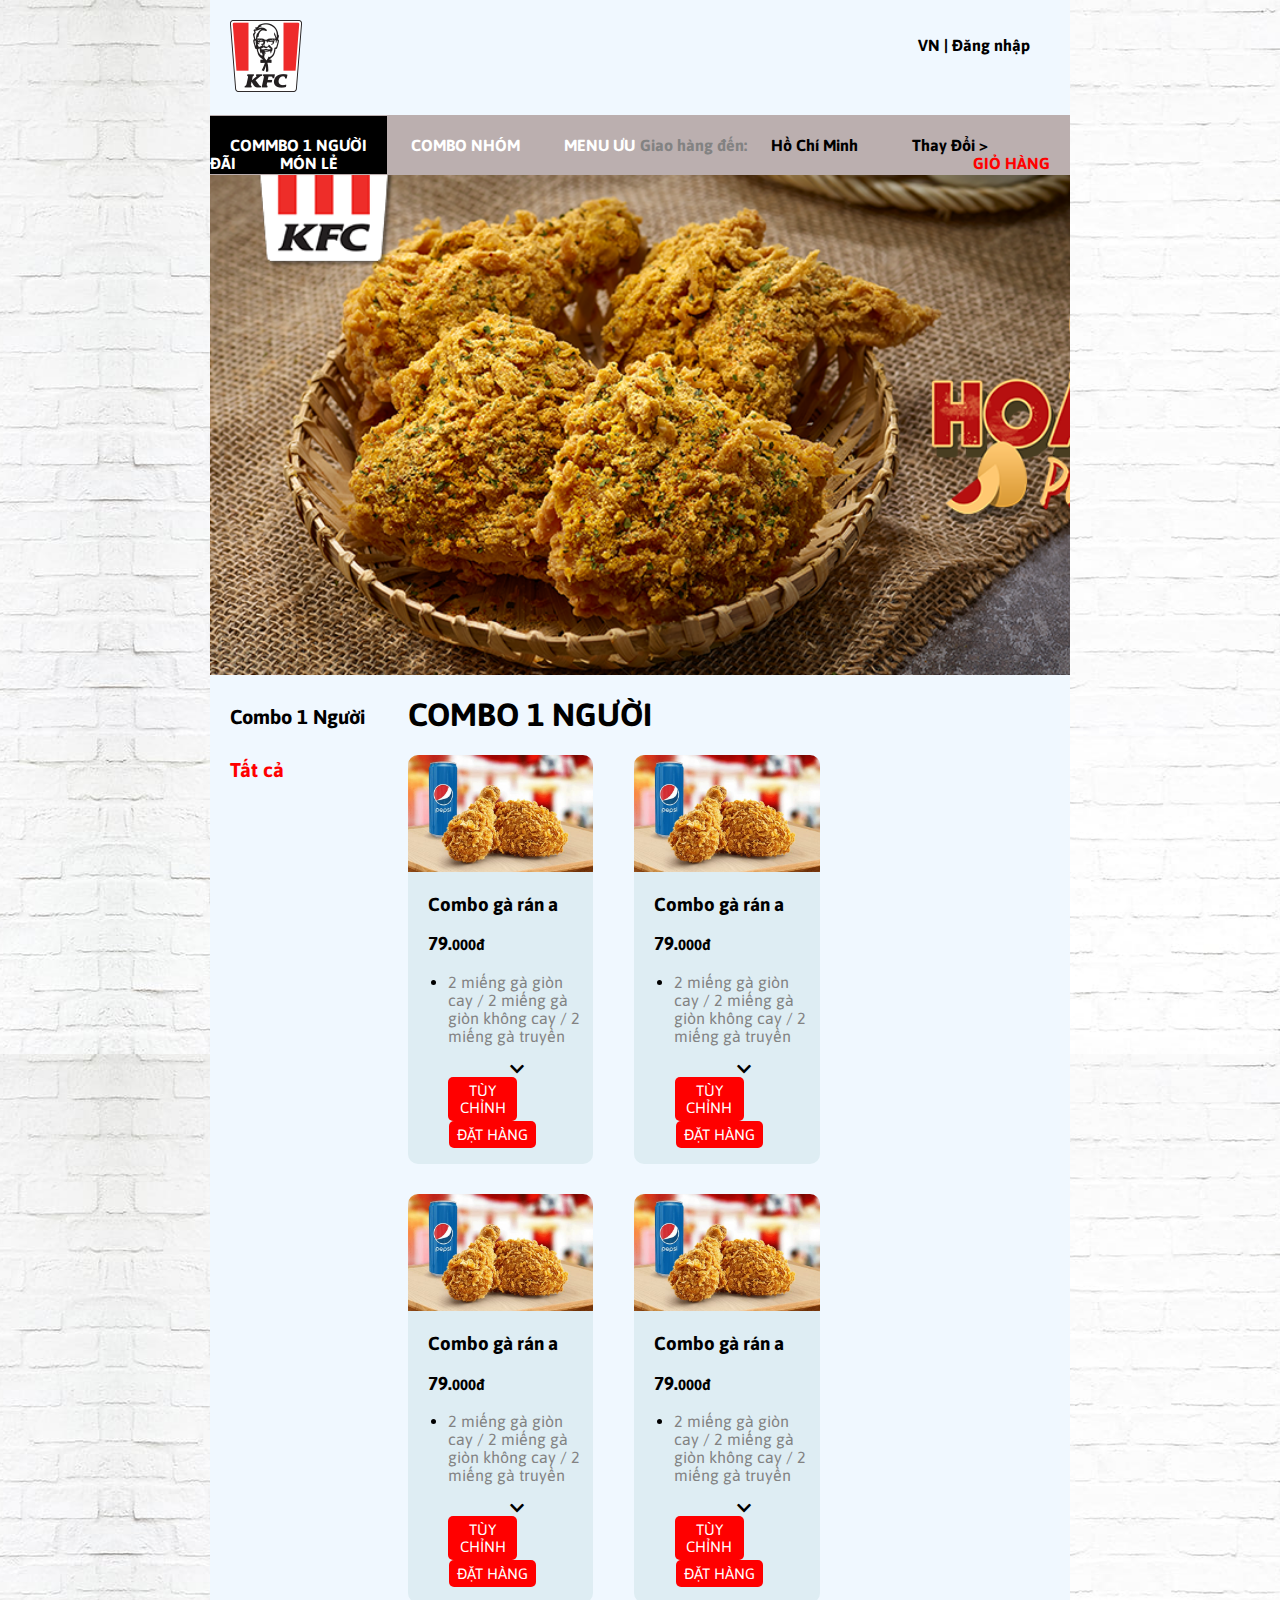
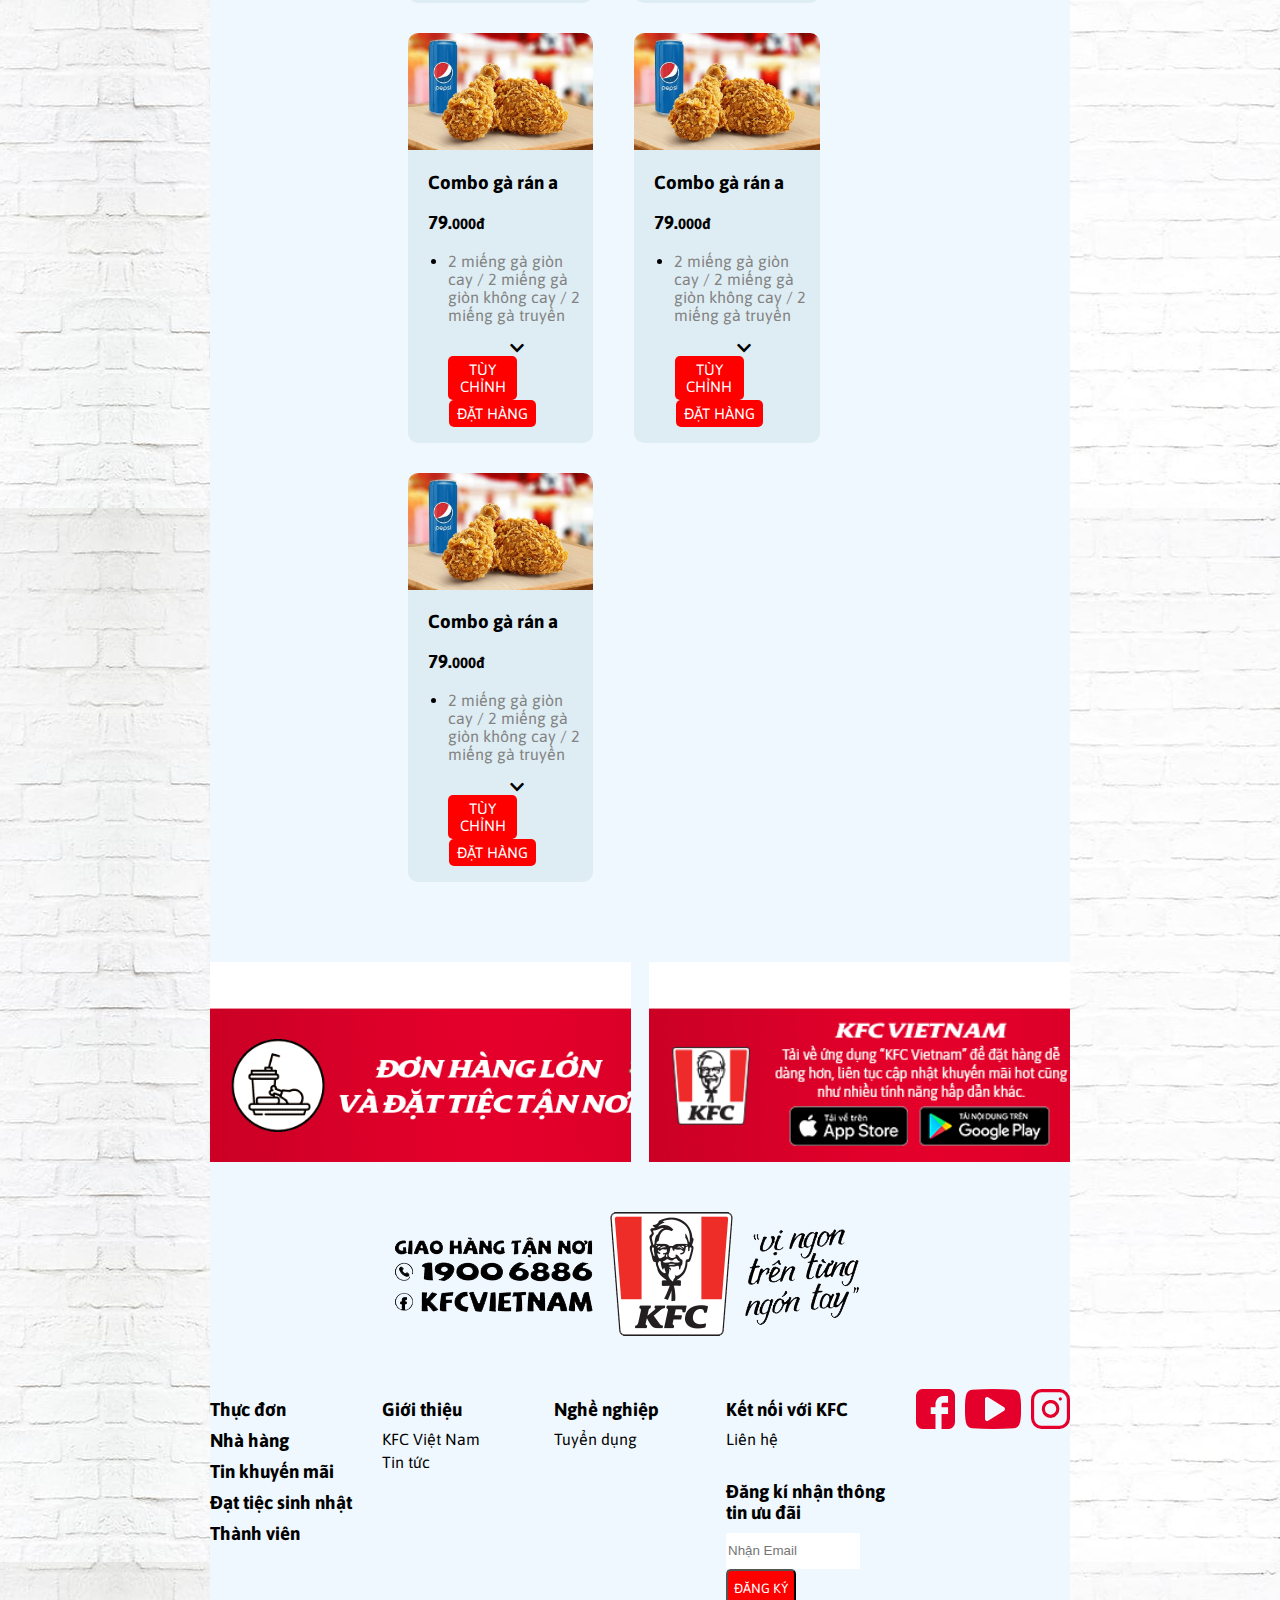
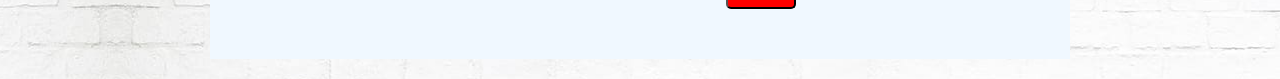
<file: Khoa2_HTML5_CSS3/KFC_HTML5/index.html>
<!-- @format -->

<!DOCTYPE html>
<html lang="en">
  <head>
    <meta charset="UTF-8" />
    <meta http-equiv="X-UA-Compatible" content="IE=edge" />
    <meta name="viewport" content="width=device-width, initial-scale=1.0" />
    <title>KFC</title>
    <link
      rel="stylesheet"
      href="https://cdnjs.cloudflare.com/ajax/libs/font-awesome/5.15.3/css/all.min.css"
    />
    <link rel="preconnect" href="https://fonts.googleapis.com" />
    <link rel="preconnect" href="https://fonts.gstatic.com" crossorigin />
    <link
      href="https://fonts.googleapis.com/css2?family=Asap&display=swap"
      rel="stylesheet"
    />
    <link rel="stylesheet" href="./css/style.css" />
  </head>
  <body>
    <!-- HEADER -->
    <div class="header">
      <div class="header__top">
        <div class="header__logo">
          <img src="./img/logo_pc.png" alt="" />
        </div>
        <div class="header__logo-right">
          <p>VN | Đăng nhập</p>
        </div>
      </div>
      <div class="clear"></div>
      <div class="header__navbar">
        <div class="header__navbar-left">
          <ul>
            <li><a href="#">Commbo 1 người</a></li>
            <li><a href="#">Combo nhóm</a></li>
            <li><a href="#">Menu Ưu đãi</a></li>
            <li><a href="#">Món lẻ</a></li>
          </ul>
          <div class="clear"></div>
        </div>
        <div class="header__navbar-right">
          <p>Giao hàng đến:</p>
          <p>Hồ Chí Minh</p>
          <p>Thay Đổi ></p>
          <a href="#">Giỏ Hàng</a>
        </div>
      </div>
    </div>
    <!-- .CAROUSEL -->
    <div class="carousel"></div>

    <!-- PRODUCTS -->
    <div class="products">
      <div class="products__menu">
        <p>Combo 1 Người</p>
        <p>Tất cả</p>
      </div>
      <div class="products__content">
        <div class="products__combo">
          <h1>COMBO 1 NGƯỜI</h1>
        </div>
        <div class="products__list-products">
          <div class="product__item">
            <img src="./img/b09860e31866521c22705711916cc402.jpg" alt="" />
            <h3>Combo gà rán a</h3>
            <h3>79.<span>000đ</span></h3>
            <ul>
              <li>
                <p>
                  2 miếng gà giòn cay / 2 miếng gà giòn không cay / 2 miếng gà
                  truyền
                </p>
              </li>
              <i class="fa fa-chevron-down"></i>
              <div class="product__button-option">
                <button><a href="#">Tùy chỉnh</a></button>
              </div>
              <div class="product__button-order">
                <button><a href="#">Đặt hàng</a></button>
              </div>
            </ul>
          </div>
          <div class="product__item">
            <img src="./img/b09860e31866521c22705711916cc402.jpg" alt="" />
            <h3>Combo gà rán a</h3>
            <h3>79.<span>000đ</span></h3>
            <ul>
              <li>
                <p>
                  2 miếng gà giòn cay / 2 miếng gà giòn không cay / 2 miếng gà
                  truyền
                </p>
              </li>
              <i class="fa fa-chevron-down"></i>
              <div class="product__button-option">
                <button><a href="#">Tùy chỉnh</a></button>
              </div>
              <div class="product__button-order">
                <button><a href="#">Đặt hàng</a></button>
              </div>
            </ul>
          </div>
          <div class="product__item">
            <img src="./img/b09860e31866521c22705711916cc402.jpg" alt="" />
            <h3>Combo gà rán a</h3>
            <h3>79.<span>000đ</span></h3>
            <ul>
              <li>
                <p>
                  2 miếng gà giòn cay / 2 miếng gà giòn không cay / 2 miếng gà
                  truyền
                </p>
              </li>
              <i class="fa fa-chevron-down"></i>
              <div class="product__button-option">
                <button><a href="#">Tùy chỉnh</a></button>
              </div>
              <div class="product__button-order">
                <button><a href="#">Đặt hàng</a></button>
              </div>
            </ul>
          </div>
          <div class="product__item">
            <img src="./img/b09860e31866521c22705711916cc402.jpg" alt="" />
            <h3>Combo gà rán a</h3>
            <h3>79.<span>000đ</span></h3>
            <ul>
              <li>
                <p>
                  2 miếng gà giòn cay / 2 miếng gà giòn không cay / 2 miếng gà
                  truyền
                </p>
              </li>
              <i class="fa fa-chevron-down"></i>
              <div class="product__button-option">
                <button><a href="#">Tùy chỉnh</a></button>
              </div>
              <div class="product__button-order">
                <button><a href="#">Đặt hàng</a></button>
              </div>
            </ul>
          </div>
          <div class="product__item">
            <img src="./img/b09860e31866521c22705711916cc402.jpg" alt="" />
            <h3>Combo gà rán a</h3>
            <h3>79.<span>000đ</span></h3>
            <ul>
              <li>
                <p>
                  2 miếng gà giòn cay / 2 miếng gà giòn không cay / 2 miếng gà
                  truyền
                </p>
              </li>
              <i class="fa fa-chevron-down"></i>
              <div class="product__button-option">
                <button><a href="#">Tùy chỉnh</a></button>
              </div>
              <div class="product__button-order">
                <button><a href="#">Đặt hàng</a></button>
              </div>
            </ul>
          </div>
          <div class="product__item">
            <img src="./img/b09860e31866521c22705711916cc402.jpg" alt="" />
            <h3>Combo gà rán a</h3>
            <h3>79.<span>000đ</span></h3>
            <ul>
              <li>
                <p>
                  2 miếng gà giòn cay / 2 miếng gà giòn không cay / 2 miếng gà
                  truyền
                </p>
              </li>
              <i class="fa fa-chevron-down"></i>
              <div class="product__button-option">
                <button><a href="#">Tùy chỉnh</a></button>
              </div>
              <div class="product__button-order">
                <button><a href="#">Đặt hàng</a></button>
              </div>
            </ul>
          </div>
          <div class="product__item">
            <img src="./img/b09860e31866521c22705711916cc402.jpg" alt="" />
            <h3>Combo gà rán a</h3>
            <h3>79.<span>000đ</span></h3>
            <ul>
              <li>
                <p>
                  2 miếng gà giòn cay / 2 miếng gà giòn không cay / 2 miếng gà
                  truyền
                </p>
              </li>
              <i class="fa fa-chevron-down"></i>
              <div class="product__button-option">
                <button><a href="#">Tùy chỉnh</a></button>
              </div>
              <div class="product__button-order">
                <button><a href="#">Đặt hàng</a></button>
              </div>
            </ul>
          </div>
        </div>
      </div>
      <div class="clear"></div>
    </div>

    <!-- BANNER -->
    <div class="banner">
      <div class="banner__left"></div>
      <div class="banner__right"></div>
      <div class="clear"></div>
    </div>

    <!-- FOOTER -->
    <div class="footer">
      <div class="footer__logo">
        <img src="./img/logo_footer_vi.png" alt="" />
      </div>
      <div class="footer__content">
        <div class="footer__item">
          <h3>Thực đơn</h3>
          <h3>Nhà hàng</h3>
          <h3>Tin khuyến mãi</h3>
          <h3>Đạt tiệc sinh nhật</h3>
          <h3>Thành viên</h3>
        </div>
        <div class="footer__item">
          <h3>Giới thiệu</h3>
          <p>KFC Việt Nam</p>
          <p>Tin tức</p>
        </div>
        <div class="footer__item">
          <h3>Nghề nghiệp</h3>
          <p>Tuyển dụng</p>
        </div>
        <div class="footer__item">
          <h3>Kết nối với KFC</h3>
          <p>Liên hệ</p>
          <br />
          <div class="footer__item-email">
            <h3>Đăng kí nhận thông tin ưu đãi</h3>
            <input type="text" placeholder="Nhận Email" />
            <button>ĐĂNG KÝ</button>
          </div>
        </div>
        <div class="footer__item">
          <div class="footer__social">
            <img src="./img/icon_ins_red.svg" alt="" />
            <img src="./img/icon_yt_red.svg" alt="" />
            <img src="./img/icon_fb_red.svg" alt="" />
          </div>
        </div>
      </div>
      <div class="clear"></div>
    </div>
  </body>
</html>
</file>
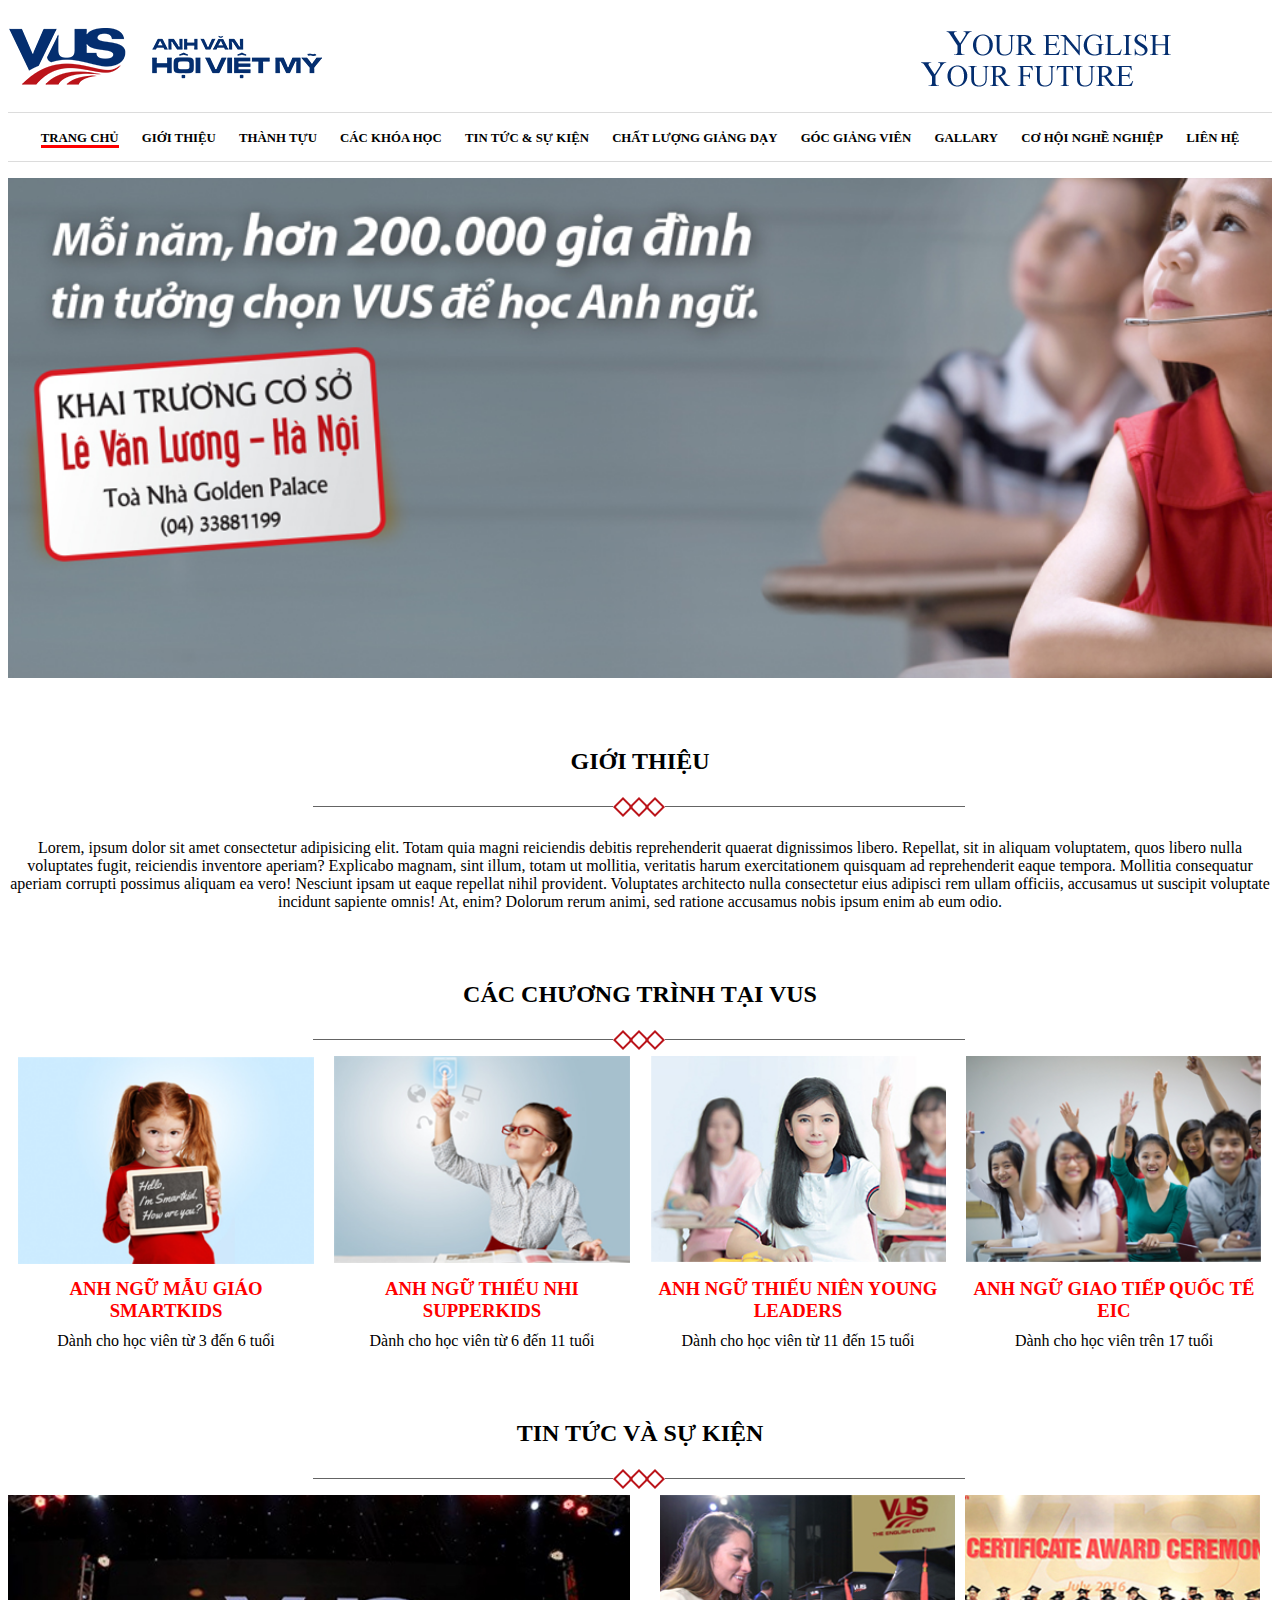
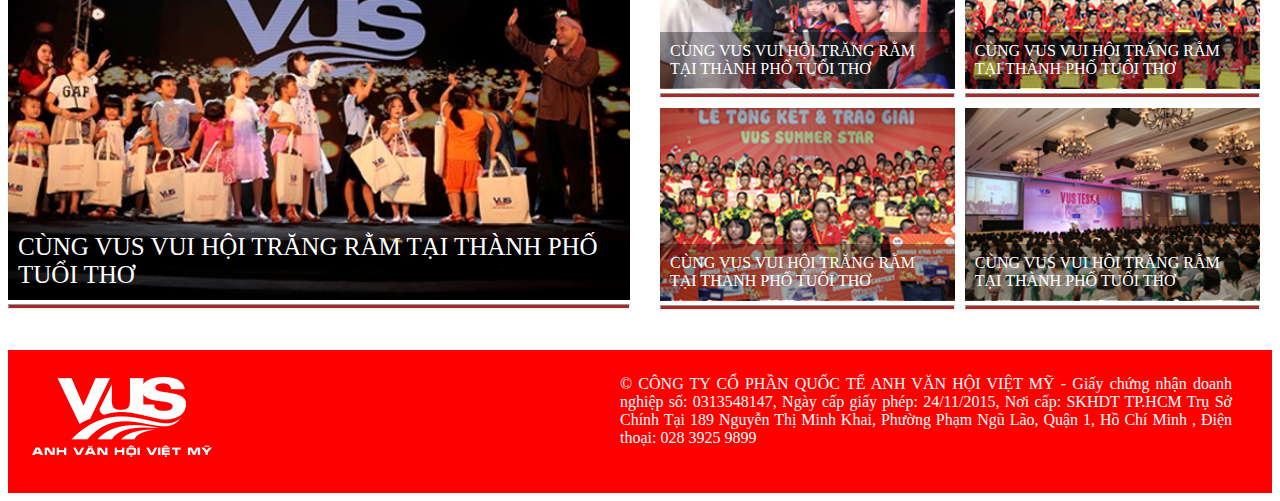
<file: Khoa2_HTML5_CSS3/VUS/index.html>
<!-- @format -->

<!DOCTYPE html>
<html lang="en">
  <head>
    <meta charset="UTF-8" />
    <meta http-equiv="X-UA-Compatible" content="IE=edge" />
    <meta name="viewport" content="width=device-width, initial-scale=1.0" />
    <title>Document</title>

    <link rel="stylesheet" href="./css/style.css" />
  </head>
  <body>
    <!-- HEADER -->
    <div class="header">
      <div class="header__logo">
        <img class="header__logoImg" src="./img/logo.png" alt="" />
        <img class="header__slogan" src="./img/slogan.png" alt="" />
      </div>
      <div class="clear"></div>
      <div class="header__navbar">
        <ul>
          <li><a class="active" href="#">Trang chủ</a></li>
          <li><a href="#">Giới thiệu</a></li>
          <li><a href="#">Thành tựu</a></li>
          <li><a href="#">Các khóa học</a></li>
          <li><a href="#">Tin tức & Sự kiện</a></li>
          <li><a href="#">Chất lượng giảng dạy</a></li>
          <li><a href="#">Góc giảng viên</a></li>
          <li><a href="#">Gallary</a></li>
          <li><a href="#">Cơ hội nghề nghiệp</a></li>
          <li><a href="#">Liên hệ</a></li>
        </ul>
      </div>
    </div>

    <!-- CAROUSEL -->
    <div class="carousel"></div>

    <!-- INTO -->
    <div class="intro">
      <h2>Giới thiệu</h2>
      <div class="line">
        <img src="./img/line.png" alt="" />
      </div>
      <p>
        Lorem, ipsum dolor sit amet consectetur adipisicing elit. Totam quia
        magni reiciendis debitis reprehenderit quaerat dignissimos libero.
        Repellat, sit in aliquam voluptatem, quos libero nulla voluptates fugit,
        reiciendis inventore aperiam? Explicabo magnam, sint illum, totam ut
        mollitia, veritatis harum exercitationem quisquam ad reprehenderit eaque
        tempora. Mollitia consequatur aperiam corrupti possimus aliquam ea vero!
        Nesciunt ipsam ut eaque repellat nihil provident. Voluptates architecto
        nulla consectetur eius adipisci rem ullam officiis, accusamus ut
        suscipit voluptate incidunt sapiente omnis! At, enim? Dolorum rerum
        animi, sed ratione accusamus nobis ipsum enim ab eum odio.
      </p>
    </div>

    <!-- PROGRAMS -->
    <div class="program">
      <h2>Các chương trình tại VUS</h2>
      <div class="line">
        <img src="./img/line.png" alt="" />
      </div>
      <div class="program__content">
        <div class="program__item">
          <img src="./img/chuong_trinh_1.png" alt="" />
          <h3>ANH NGỮ MẪU GIÁO SMARTKIDS</h3>
          <p>Dành cho học viên từ 3 đến 6 tuổi</p>
        </div>
        <div class="program__item">
          <img src="./img/chuong_trinh_2.png" alt="" />
          <h3>ANH NGỮ THIẾU NHI SUPPERKIDS</h3>
          <p>Dành cho học viên từ 6 đến 11 tuổi</p>
        </div>
        <div class="program__item">
          <img src="./img/chuong_trinh_3.png" alt="" />
          <h3>ANH NGỮ THIẾU NIÊN YOUNG LEADERS</h3>
          <p>Dành cho học viên từ 11 đến 15 tuổi</p>
        </div>
        <div class="program__item">
          <img src="./img/chuong_trinh_4.png" alt="" />
          <h3>ANH NGỮ GIAO TIẾP QUỐC TẾ EIC</h3>
          <p>Dành cho học viên trên 17 tuổi</p>
        </div>
      </div>
      <div class="clear"></div>
    </div>

    <!-- NEWS -->
    <div class="news">
      <h2>Tin tức và sự kiện</h2>
      <div class="line">
        <img src="./img/line.png" alt="" />
      </div>
      <div class="news__content">
        <div class="news__left">
          <div class="news__text">
            <img src="./img/tin_tuc_1.jpg" alt="" />
            <p>Cùng VUS vui hội trăng rằm tại Thành phố tuổi thơ</p>
            <hr />
          </div>
        </div>
        <div class="news__right">
          <div class="news__small-item">
            <div class="news__text">
              <img src="./img/tin_tuc_2.jpg" alt="" />
              <p>Cùng VUS vui hội trăng rằm tại Thành phố tuổi thơ</p>
              <hr />
            </div>
          </div>
          <div class="news__small-item">
            <div class="news__text">
              <img src="./img/tin_tuc_3.jpg" alt="" />
              <p>Cùng VUS vui hội trăng rằm tại Thành phố tuổi thơ</p>
              <hr />
            </div>
          </div>
          <div class="news__small-item">
            <div class="news__text">
              <img src="./img/tin_tuc_4.jpg" alt="" />
              <p>Cùng VUS vui hội trăng rằm tại Thành phố tuổi thơ</p>
              <hr />
            </div>
          </div>
          <div class="news__small-item">
            <div class="news__text">
              <img src="./img/tin_tuc_5.jpg" alt="" />
              <p>Cùng VUS vui hội trăng rằm tại Thành phố tuổi thơ</p>
              <hr />
            </div>
          </div>
        </div>
      </div>
      <div class="clear"></div>
    </div>

    <!-- FOOTER -->
    <div class="footer">
      <img src="./img/logo_footer.png" alt="" />
      <p>
        © CÔNG TY CỔ PHẦN QUỐC TẾ ANH VĂN HỘI VIỆT MỸ - Giấy chứng nhận doanh
        nghiệp số: 0313548147, Ngày cấp giấy phép: 24/11/2015, Nơi cấp: SKHDT
        TP.HCM Trụ Sở Chính Tại 189 Nguyễn Thị Minh Khai, Phường Phạm Ngũ Lão,
        Quận 1, Hồ Chí Minh , Điện thoại: 028 3925 9899
      </p>
      <div class="clear"></div>
    </div>
  </body>
</html>
</file>
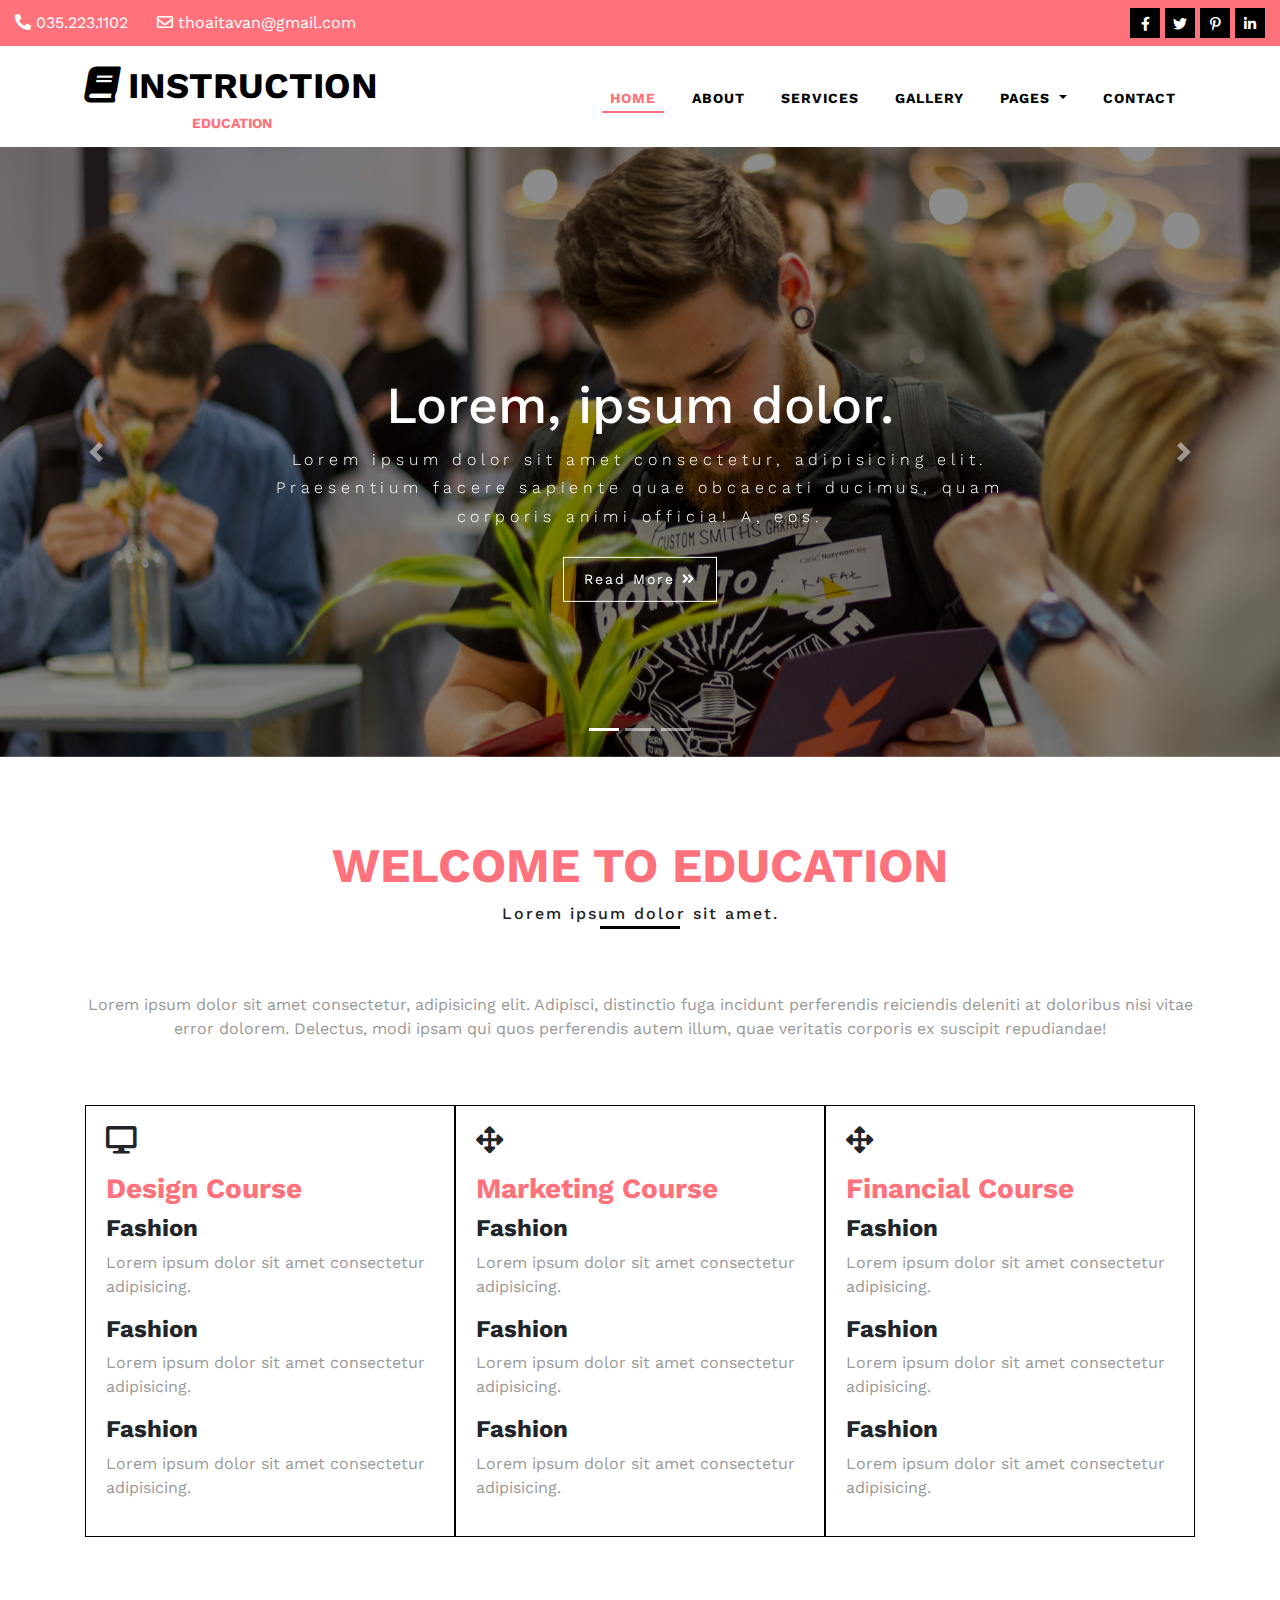
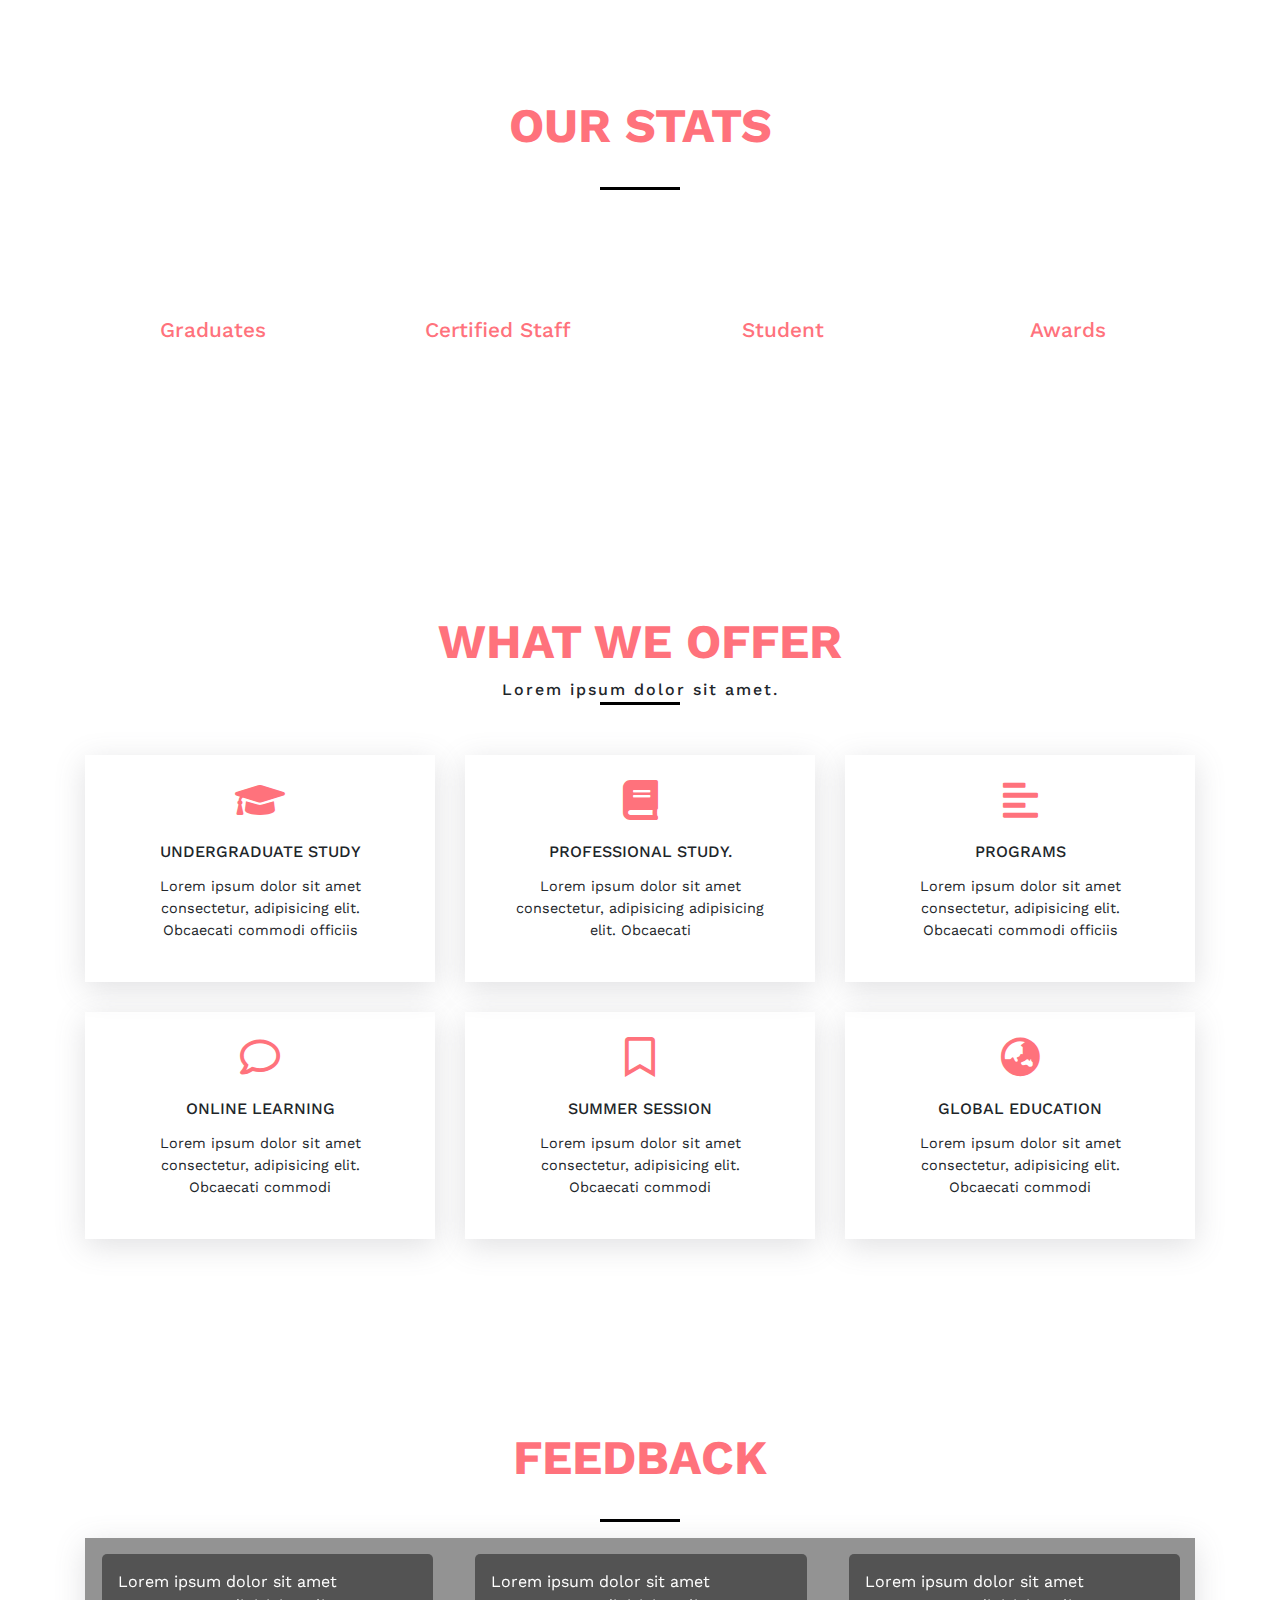
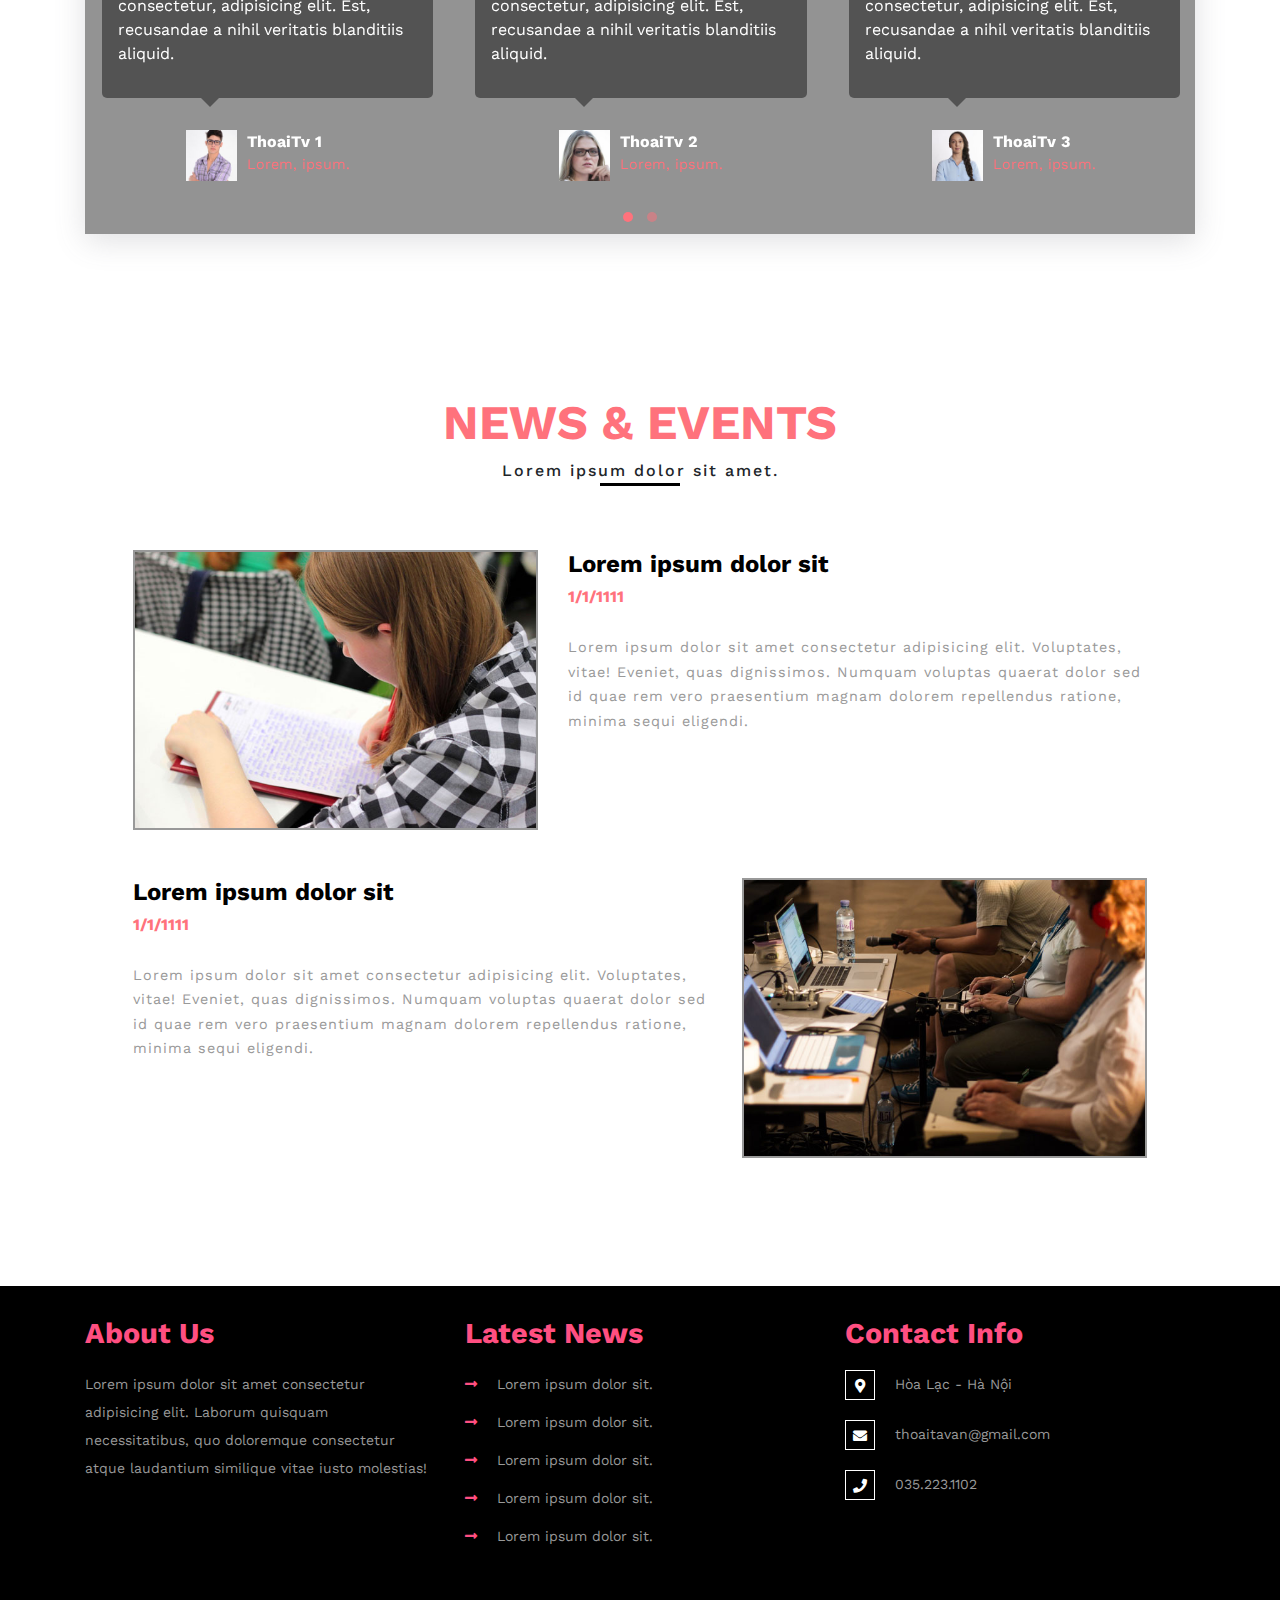
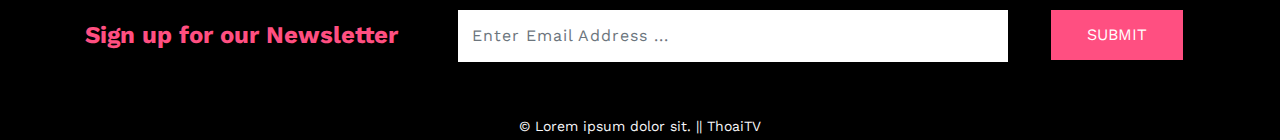
<file: Khoa3_Bootstrap_Reponsive/Instruction_Cyber/index.html>
<!DOCTYPE html>
<html lang="en">

<head>
    <meta charset="UTF-8">
    <meta http-equiv="X-UA-Compatible" content="IE=edge">
    <meta name="viewport" content="width=device-width, initial-scale=1.0">
    <title>Document</title>

    <!--  C1: CSS BOOTSTRAP 4 CDN -->
    <!-- <link rel="stylesheet" href="https://cdn.jsdelivr.net/npm/bootstrap@4.5.3/dist/css/bootstrap.min.css"
        integrity="sha384-TX8t27EcRE3e/ihU7zmQxVncDAy5uIKz4rEkgIXeMed4M0jlfIDPvg6uqKI2xXr2" crossorigin="anonymous"> -->

    <!-- ===================================== -->
    <!-- C2: Download file Bootstrap 4 css -->
    <link rel="stylesheet" href="./css/bootstrap.min.css">

    <!-- C3: Node Js css -->

    <!-- FONT GOOGLE -->
    <link rel="preconnect" href="https://fonts.googleapis.com">
    <link rel="preconnect" href="https://fonts.gstatic.com" crossorigin>
    <link href="https://fonts.googleapis.com/css2?family=Work+Sans:wght@300;400;500;700&display=swap" rel="stylesheet">

    <!-- FONT AWESOME -->
    <link rel="stylesheet" href="https://cdnjs.cloudflare.com/ajax/libs/font-awesome/5.15.4/css/all.min.css"
        integrity="sha512-1ycn6IcaQQ40/MKBW2W4Rhis/DbILU74C1vSrLJxCq57o941Ym01SwNsOMqvEBFlcgUa6xLiPY/NS5R+E6ztJQ=="
        crossorigin="anonymous" referrerpolicy="no-referrer" />


    <!-- OWL CAROUSEL CSS     -->
    <link rel="stylesheet" href="./css/owl.carousel.css">
    <link rel="stylesheet" href="./css/owl.theme.default.css">

    <!-- Main CSS -->
    <link rel="stylesheet" href="./css/style.css">
</head>

<body>
    <!-- HEADER -->
    <header>
        <div class="header__top d-flex justify-content-between align-items-center py-2 container-fluid">
            <div class="header__left">
                <a href="tel:0352231102" class="mr-4"><i class="fas fa-phone-alt"></i> 035.223.1102</a>
                <a href="mailTo:thoaitavan@gmail.com"><i class="far fa-envelope"></i>
                    thoaitavan@gmail.com</a>
            </div>
            <div class="header__right">
                <i class="fab fa-facebook-f"></i>
                <i class="fab fa-twitter"></i>
                <i class="fab fa-pinterest-p"></i>
                <i class="fab fa-linkedin-in"></i>
            </div>
        </div>
        <nav class="header__navbar navbar navbar-expand-md container">
            <a class="navbar-brand text-center " href="#">
                <p class="font-weight-bold mb-0"><i class="fa fa-book"></i> INSTRUCTION</p>
                <p>EDUCATION</p>
            </a>
            <button class="navbar-toggler" type="button" data-toggle="collapse" data-target="#navbarMenu"
                aria-controls="navbarNavDropdown" aria-expanded="false" aria-label="Toggle navigation">
                <i class="fa fa-bars"></i>
            </button>
            <div class="collapse navbar-collapse" id="navbarMenu">
                <ul class="navbar-nav ml-auto">
                    <li class="nav-item active">
                        <a class="nav-link" href="#">HOME</a>
                    </li>
                    <li class="nav-item">
                        <a class="nav-link" href="#">ABOUT</a>
                    </li>
                    <li class="nav-item">
                        <a class="nav-link" href="#">SERVICES</a>
                    </li>
                    <li class="nav-item">
                        <a class="nav-link" href="#">GALLERY</a>
                    </li>
                    <li class="nav-item dropdown">
                        <a class="nav-link dropdown-toggle" href="#" id="navbarDropdownMenuLink" role="button"
                            data-toggle="dropdown" aria-haspopup="true" aria-expanded="false">
                            PAGES
                        </a>
                        <div class="dropdown-menu" aria-labelledby="navbarDropdownMenuLink">
                            <a class="dropdown-item" href="#">Codes</a>
                            <a class="dropdown-item" href="#">Icons</a>
                    </li>
                    <li class="nav-item">
                        <a class="nav-link" href="#">CONTACT</a>
                    </li>
                </ul>
            </div>
        </nav>
    </header>

    <!-- CAROUSEL -->
    <section class="cyberCarousel">
        <!--  data-ride="carousel" -->
        <div id="carouselCaptions" class="carousel slide">
            <ol class="carousel-indicators">
                <li data-target="#carouselCaptions" data-slide-to="0" class="active"></li>
                <li data-target="#carouselCaptions" data-slide-to="1"></li>
                <li data-target="#carouselCaptions" data-slide-to="2"></li>
            </ol>
            <div class="carousel-inner">
                <div class=" carousel-item active">
                    <img src="./img/banner1.jpg" class="d-block w-100" alt="...">
                    <div class="container carousel-caption">
                        <h1>Lorem, ipsum dolor.</h1>
                        <p>Lorem ipsum dolor sit amet consectetur, adipisicing elit. Praesentium facere sapiente quae
                            obcaecati ducimus, quam corporis animi officia! A, eos.</p>
                        <button class="btn">Read More <i class="fa fa-angle-double-right"></i></button>
                    </div>
                </div>
                <div class="carousel-item">
                    <img src="./img/banner2.jpg" class="d-block w-100" alt="...">
                    <div class="container carousel-caption">
                        <h1>Lorem, ipsum dolor.</h1>
                        <p>Lorem ipsum dolor sit amet consectetur, adipisicing elit. Praesentium facere sapiente quae
                            obcaecati ducimus, quam corporis animi officia! A, eos.</p>
                        <button class="btn">Read More <i class="fa fa-angle-double-right"></i></button>
                    </div>
                </div>
                <div class="carousel-item">
                    <img src="./img/banner3.jpg" class="d-block w-100" alt="...">
                    <div class="container carousel-caption">
                        <h1>Lorem, ipsum dolor.</h1>
                        <p>Lorem ipsum dolor sit amet consectetur, adipisicing elit. Praesentium facere sapiente quae
                            obcaecati ducimus, quam corporis animi officia! A, eos.</p>
                        <button class="btn">Read More <i class="fa fa-angle-double-right"></i></button>
                    </div>
                </div>
            </div>
            <a class="carousel-control-prev" href="#carouselCaptions" role="button" data-slide="prev">
                <span class="carousel-control-prev-icon" aria-hidden="true"></span>
                <span class="sr-only">Previous</span>
            </a>
            <a class="carousel-control-next" href="#carouselCaptions" role="button" data-slide="next">
                <span class="carousel-control-next-icon" aria-hidden="true"></span>
                <span class="sr-only">Next</span>
            </a>
        </div>
    </section>

    <!-- WELCOME -->
    <section class="welcome section">
        <div class="heading">
            <h3>WELCOME TO EDUCATION</h3>
            <p>Lorem ipsum dolor sit amet.</p>
        </div>
        <div class="welcome__content container">
            <p>Lorem ipsum dolor sit amet consectetur, adipisicing elit. Adipisci, distinctio fuga incidunt perferendis
                reiciendis deleniti at doloribus nisi vitae error dolorem. Delectus, modi ipsam qui quos perferendis
                autem illum, quae veritatis corporis ex suscipit repudiandae!</p>
            <div class="row mx-0">
                <div class="welcome__item mb-4 mb-md-0 col-12 col-md-4">
                    <i class="fa fa-desktop"></i>
                    <h3>Design Course</h3>
                    <h4>Fashion</h4>
                    <p>Lorem ipsum dolor sit amet consectetur adipisicing.</p>
                    <h4>Fashion</h4>
                    <p>Lorem ipsum dolor sit amet consectetur adipisicing.</p>
                    <h4>Fashion</h4>
                    <p>Lorem ipsum dolor sit amet consectetur adipisicing.</p>
                </div>
                <div class="welcome__item mb-4 mb-md-0 col-12 col-md-4">
                    <i class="fa fa-arrows-alt"></i>
                    <h3>Marketing Course</h3>
                    <h4>Fashion</h4>
                    <p>Lorem ipsum dolor sit amet consectetur adipisicing.</p>
                    <h4>Fashion</h4>
                    <p>Lorem ipsum dolor sit amet consectetur adipisicing.</p>
                    <h4>Fashion</h4>
                    <p>Lorem ipsum dolor sit amet consectetur adipisicing.</p>
                </div>
                <div class="welcome__item col-12 col-md-4">
                    <i class="fa fa-arrows-alt"></i>
                    <h3>Financial Course</h3>
                    <h4>Fashion</h4>
                    <p>Lorem ipsum dolor sit amet consectetur adipisicing.</p>
                    <h4>Fashion</h4>
                    <p>Lorem ipsum dolor sit amet consectetur adipisicing.</p>
                    <h4>Fashion</h4>
                    <p>Lorem ipsum dolor sit amet consectetur adipisicing.</p>
                </div>
            </div>
        </div>
    </section>

    <!-- STATS -->
    <section class="stats section">
        <div class="heading heading--white">
            <h3>OUR STATS</h3>
            <p>Lorem ipsum dolor sit amet.</p>
        </div>
        <div class="stats__content container">
            <div class="row">
                <div class="col-6 col-lg-3">
                    <div class="stats__item">
                        <i class="fa fa-graduation-cap"></i>
                        <h3>Graduates</h3>
                        <p>470</p>
                    </div>
                </div>
                <div class="col-6 col-lg-3">
                    <div class="stats__item">
                        <i class="fa fa-user"></i>
                        <h3>Certified Staff</h3>
                        <p>235</p>
                    </div>
                </div>
                <div class="col-6 col-lg-3">
                    <div class="stats__item">
                        <i class="fa fa-users"></i>
                        <h3>Student</h3>
                        <p>564</p>
                    </div>
                </div>
                <div class="col-6 col-lg-3">
                    <div class="stats__item">
                        <i class="fa fa-trophy"></i>
                        <h3>Awards</h3>
                        <p>145</p>
                    </div>
                </div>
            </div>
        </div>
    </section>

    <!-- OFFER-->
    <section class="offer section">
        <div class="heading">
            <h3>WHAT WE OFFER</h3>
            <p>Lorem ipsum dolor sit amet.</p>
        </div>
        <div class="offer__content">
            <div class="container offer__col">
                <div class="row">
                    <div class="col-12 col-md-6 col-xl-4">
                        <div class="offer__item">
                            <i class="fa fa-graduation-cap"></i>
                            <h3>UNDERGRADUATE STUDY</h3>
                            <p>Lorem ipsum dolor sit amet consectetur, adipisicing elit. Obcaecati commodi officiis
                            </p>
                        </div>
                    </div>
                    <div class="col-12 col-md-6 col-xl-4">
                        <div class="offer__item">
                            <i class="fa fa-book"></i>
                            <h3>PROFESSIONAL STUDY.</h3>
                            <p>Lorem ipsum dolor sit amet consectetur, adipisicing adipisicing elit. Obcaecati </p>
                        </div>
                    </div>
                    <div class="col-12 col-md-6 col-xl-4">
                        <div class="offer__item">
                            <i class="fa fa-align-left"></i>
                            <h3>PROGRAMS</h3>
                            <p>Lorem ipsum dolor sit amet consectetur, adipisicing elit. Obcaecati commodi officiis
                            </p>
                        </div>
                    </div>
                    <div class="col-12 col-md-6 col-xl-4">
                        <div class="offer__item">
                            <i class="far fa-comment"></i>
                            <h3>ONLINE LEARNING</h3>
                            <p>Lorem ipsum dolor sit amet consectetur, adipisicing elit. Obcaecati commodi </p>
                        </div>
                    </div>
                    <div class="col-12 col-md-6 col-xl-4">
                        <div class="offer__item">
                            <i class="far fa-bookmark"></i>
                            <h3>SUMMER SESSION</h3>
                            <p>Lorem ipsum dolor sit amet consectetur, adipisicing elit. Obcaecati commodi </p>
                        </div>
                    </div>
                    <div class="col-12 col-md-6 col-xl-4">
                        <div class="offer__item">
                            <i class="fas fa-globe-asia"></i>
                            <h3>GLOBAL EDUCATION</h3>
                            <p>Lorem ipsum dolor sit amet consectetur, adipisicing elit. Obcaecati commodi </p>
                        </div>
                    </div>
                </div>
            </div>
        </div>
    </section>

    <!-- FEEDBACK -->
    <section class="feedback section">
        <div class="heading heading--white">
            <h3>FEEDBACK</h3>
            <p>Lorem ipsum dolor sit amet.</p>
        </div>
        <div class="container">
            <div class="feedback__content">
                <div class="owl-carousel owl-theme">
                    <div class="item">
                        <div class="feedback__top">
                            <p>Lorem ipsum dolor sit amet consectetur, adipisicing elit. Est, recusandae a nihil
                                veritatis
                                blanditiis aliquid.</p>
                        </div>
                        <div class="feedback__bottom">
                            <img src="./img/test1.jpg" alt="">
                            <div class="feedback__name">
                                <p>ThoaiTv 1</p>
                                <p>Lorem, ipsum.</p>
                            </div>
                        </div>
                    </div>
                    <div class="item">
                        <div class="feedback__top">
                            <p>Lorem ipsum dolor sit amet consectetur, adipisicing elit. Est, recusandae a nihil
                                veritatis
                                blanditiis aliquid.</p>
                        </div>
                        <div class="feedback__bottom">
                            <img src="./img/test2.jpg" alt="">
                            <div class="feedback__name">
                                <p>ThoaiTv 2</p>
                                <p>Lorem, ipsum.</p>
                            </div>
                        </div>
                    </div>
                    <div class="item">
                        <div class="feedback__top">
                            <p>Lorem ipsum dolor sit amet consectetur, adipisicing elit. Est, recusandae a nihil
                                veritatis
                                blanditiis aliquid.</p>
                        </div>
                        <div class="feedback__bottom">
                            <img src="./img/test3.jpg" alt="">
                            <div class="feedback__name">
                                <p>ThoaiTv 3</p>
                                <p>Lorem, ipsum.</p>
                            </div>
                        </div>
                    </div>
                    <div class="item">
                        <div class="feedback__top">
                            <p>Lorem ipsum dolor sit amet consectetur, adipisicing elit. Est, recusandae a nihil
                                veritatis
                                blanditiis aliquid.</p>
                        </div>
                        <div class="feedback__bottom">
                            <img src="./img/test1.jpg" alt="">
                            <div class="feedback__name">
                                <p>ThoaiTv 4</p>
                                <p>Lorem, ipsum.</p>
                            </div>
                        </div>
                    </div>
                    <div class="item">
                        <div class="feedback__top">
                            <p>Lorem ipsum dolor sit amet consectetur, adipisicing elit. Est, recusandae a nihil
                                veritatis
                                blanditiis aliquid.</p>
                        </div>
                        <div class="feedback__bottom">
                            <img src="./img/test2.jpg" alt="">
                            <div class="feedback__name">
                                <p>ThoaiTv 5</p>
                                <p>Lorem, ipsum.</p>
                            </div>
                        </div>
                    </div>
                </div>
            </div>
        </div>
    </section>

    <!-- NEWS -->
    <section class="news section">
        <div class="heading">
            <h3>NEWS & EVENTS</h3>
            <p>Lorem ipsum dolor sit amet.</p>
        </div>
        <div class="container">
            <div class="news__content">
                <div class="row">
                    <div class="col-12 col-md-6 col-lg-5">
                        <img src="./img/g7.jpg" alt="">
                    </div>
                    <div class="col-12 col-md-6 col-lg-7">
                        <h4><a href="#" data-toggle="modal" data-target="#newsModal">Lorem ipsum dolor sit</a></h4>
                        <h5>1/1/1111</h5>
                        <p>Lorem ipsum dolor sit amet consectetur adipisicing elit. Voluptates, vitae! Eveniet, quas
                            dignissimos. Numquam voluptas quaerat dolor sed id quae rem vero praesentium magnam dolorem
                            repellendus ratione, minima sequi eligendi.</p>
                    </div>
                </div>
                <div class="row">
                    <div class="col-12 col-md-6 col-lg-7">
                        <h4><a href="#" data-toggle="modal" data-target="#newsModal">Lorem ipsum dolor sit</a></h4>
                        <h5>1/1/1111</h5>

                        <p>Lorem ipsum dolor sit amet consectetur adipisicing elit. Voluptates, vitae! Eveniet, quas
                            dignissimos. Numquam voluptas quaerat dolor sed id quae rem vero praesentium magnam dolorem
                            repellendus ratione, minima sequi eligendi.</p>
                    </div>
                    <div class="col-12 col-md-6 col-lg-5">
                        <img src="./img/g10.jpg" alt="">
                    </div>
                </div>
            </div>
        </div>
    </section>
    <!-- FOOTER -->
    <footer>
        <div class="container">
            <div class="footer__top">
                <div class="footer__grid row">
                    <div class="footer__about col-12 col-sm-12 col-md-12 col-lg-4 col-xl-4">
                        <h3>About Us</h3>
                        <p>Lorem ipsum dolor sit amet consectetur adipisicing elit. Laborum quisquam necessitatibus, quo
                            doloremque consectetur atque laudantium similique vitae iusto molestias!</p>
                    </div>
                    <div class="footer__latestNews col-12 col-sm-12 col-md-12 col-lg-4 col-xl-4">
                        <h3>Latest News</h3>
                        <div class="footer__newsLinks">
                            <div class="footer__news--item">
                                <i class="fa fa-long-arrow-alt-right"></i><a href="#">Lorem ipsum dolor sit.</a>
                            </div>
                            <div class="footer__news--item">
                                <i class="fa fa-long-arrow-alt-right"></i><a href="#">Lorem ipsum dolor sit.</a>
                            </div>
                            <div class="footer__news--item">
                                <i class="fa fa-long-arrow-alt-right"></i><a href="#">Lorem ipsum dolor sit.</a>
                            </div>
                            <div class="footer__news--item">
                                <i class="fa fa-long-arrow-alt-right"></i><a href="#">Lorem ipsum dolor sit.</a>
                            </div>
                            <div class="footer__news--item">
                                <i class="fa fa-long-arrow-alt-right"></i><a href="#">Lorem ipsum dolor sit.</a>
                            </div>
                        </div>
                    </div>
                    <div class="footer__contact col-12 col-sm-12 col-md-12 col-lg-4 col-xl-4">
                        <h3>Contact Info</h3>
                        <div class="footer__contact--item">
                            <i class="fa fa-map-marker-alt"></i><a href="#">Hòa Lạc - Hà Nội</a>
                        </div>
                        <div class="footer__contact--item">
                            <i class="fa fa-envelope"></i><a href="mailto:thoaitavan@gmail.com">thoaitavan@gmail.com</a>
                        </div>
                        <div class="footer__contact--item">
                            <i class="fa fa-phone"></i><a href="tel:0352231102">035.223.1102</a>
                        </div>
                    </div>
                </div>

                <div class="footer__form">
                    <form>
                        <div class="form-group form-row">
                            <label for="staticEmail2"
                                class="col-12 col-sm-12 col-md-12 col-lg-4 col-xl-4 col-form-label">Sign
                                up for our
                                Newsletter</label>
                            <div class="col-8 col-sm-8 col-md-8 col-lg-6 col-xl-6">
                                <input type="email" class="form-control" id="emailFooter"
                                    placeholder="Enter Email Address ...">
                            </div>
                            <div class="col-4 col-sm-4 col-md-4 col-lg-2 col-xl-2 text-center">
                                <button type="submit" class="btn ">SUBMIT</button>
                            </div>

                        </div>
                    </form>
                </div>
            </div>
            <div class="footer__bottom">
                <div class="text-center text-light">&copy; Lorem ipsum dolor sit. || ThoaiTV</div>
            </div>

        </div>
    </footer>

    <!-- Modal -->
    <div class="modal fade" id="newsModal" tabindex="-1" aria-labelledby="exampleModalLabel" aria-hidden="true">
        <div class="modal-dialog">
            <div class="modal-content">
                <div class="modal-header">
                    <h5 class="modal-title" id="exampleModalLabel">INTRSUCTION</h5>
                    <button type="button" class="close" data-dismiss="modal" aria-label="Close">
                        <span aria-hidden="true">&times;</span>
                    </button>
                </div>
                <div class="modal-body">
                    <img src="./img/g1.jpg" alt="" class="img-fluid">
                    <p>Lorem ipsum, dolor sit amet consectetur adipisicing elit. Eius doloribus voluptas, nisi
                        exercitationem sed totam doloremque asperiores debitis laboriosam beatae amet in mollitia at
                        assumenda cumque porro molestiae quo placeat!</p>
                </div>
            </div>
        </div>
    </div>


    <!--C1:CDN Jquery 3.5.1 CDN -->
    <!-- <script src="https://code.jquery.com/jquery-3.5.1.min.js"
        integrity="sha256-9/aliU8dGd2tb6OSsuzixeV4y/faTqgFtohetphbbj0=" crossorigin="anonymous"></script> -->

    <!--C1:CDN BOOTSTRAP 4 CDN -->
    <!-- <script src="https://cdn.jsdelivr.net/npm/bootstrap@4.5.3/dist/js/bootstrap.bundle.min.js"
        integrity="sha384-ho+j7jyWK8fNQe+A12Hb8AhRq26LrZ/JpcUGGOn+Y7RsweNrtN/tE3MoK7ZeZDyx"
        crossorigin="anonymous"></script> -->

    <!-- ===================================== -->
    <!--C2: Download file Jqueyry -->
    <script src="./js/jquery-3.5.1.min.js"></script>

    <!--C2: Download file Bootstrap 4  js-->
    <script src="./js/bootstrap.bundle.min.js"></script>

    <!-- OWL CAROUSEL -->
    <script src="./js/owl.carousel.min.js"></script>
    <script>
        $('.owl-carousel').owlCarousel({
            loop: true,
            margin: 10,
            responsive: {
                0: {
                    items: 1
                },
                576: {
                    items: 2
                },
                1000: {
                    items: 3
                }
            }
        })
    </script>

</body>

</html>
</file>
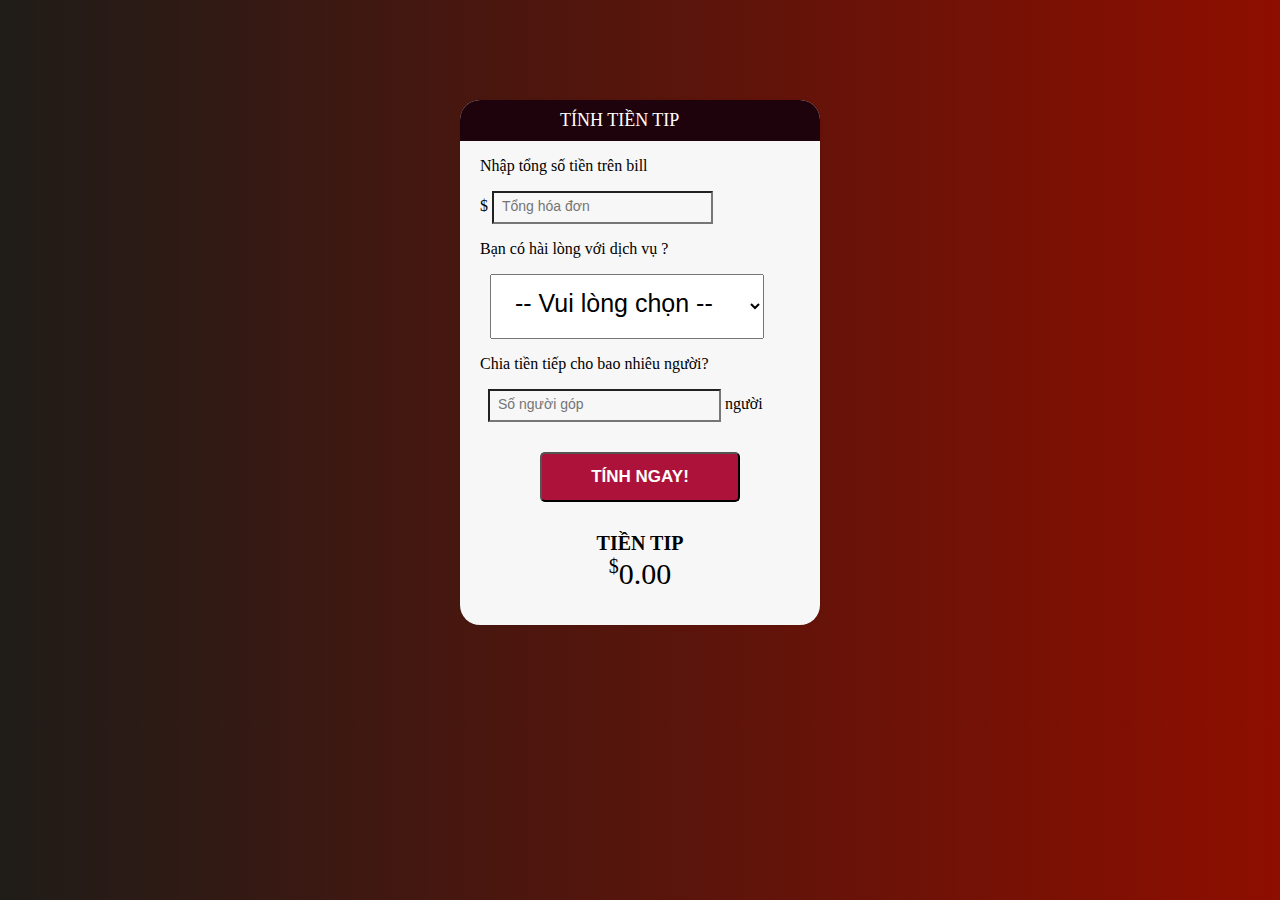
<file: Khoa5_JS__OOP/Tinh_Tien_Tip/index.html>
<!DOCTYPE html>
<html lang="en">

<head>
    <meta charset="UTF-8">
    <meta http-equiv="X-UA-Compatible" content="IE=edge">
    <meta name="viewport" content="width=device-width, initial-scale=1.0">
    <title>TÍNH TIỀN TIP</title>
    <link rel="stylesheet" href="style.css">
</head>

<body>
    <div id="container">
        <h1>Tính tiền tip</h1>
        <div id="calculator">

            <form>
                <p>Nhập tổng số tiền trên bill
                <p>
                    $ <input id="billamt" type="text" placeholder="Tổng hóa đơn">

                <p>Bạn có hài lòng với dịch vụ ?
                <p>
                    <select id="serviceQual">
                        <option disabled selected value="0">-- Vui lòng chọn --</option>
                        <option value="0.3">30 - Cực kì hài lòng</option>
                        <option value="0.2">20 - Hài lòng</option>
                        <option value="0.15">15 - Tạm ổn</option>
                        <option value="0.1">10 - Không hài lòng</option>
                        <option value="0.05">5 - Hơi tệ</option>
                    </select>
            </form>

            <p>Chia tiền tiếp cho bao nhiêu người?</p>
            <input id="peopleamt" type="text" placeholder="Số người góp"> người
            <button type="button" id="calculate">TÍNH NGAY!</button>

        </div>
        <!--calculator end-->
        <div id="totalTip">
            <sup>$</sup><span id="tip">0.00</span>
            <small id="each">mỗi người</small>
        </div>
        <!--totalTip end-->

    </div>

    <script src="./main.js"></script>
</body>

</html>
</file>
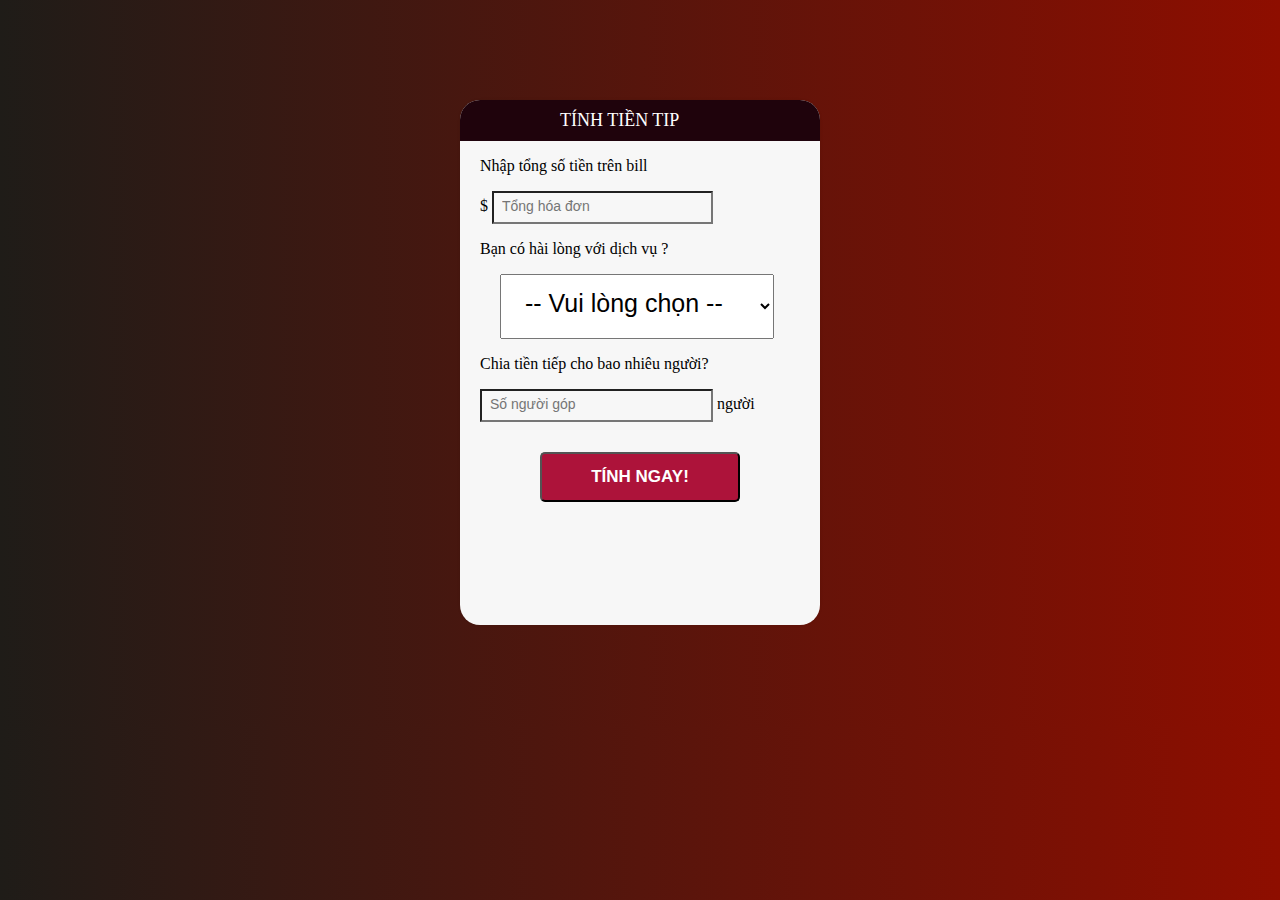
<file: Khoa5_JS__OOP/Tinh_Tien_Tip/TinhTienTip/index.html>
<!DOCTYPE html>
<html lang="en" >
<head>
  <meta charset="UTF-8">
  <title>Tính tiền tip</title>
  <link rel="stylesheet" href="./style.css">
</head>
<body>
<!-- partial:index.partial.html -->
<div id="container">
  <h1>Tính tiền tip</h1>
  <div id="calculator">


    <form>
      <p>Nhập tổng số tiền trên bill
        <p>
          $ <input id="billamt" type="text" placeholder="Tổng hóa đơn">

          <p>Bạn có hài lòng với dịch vụ ?
            <p>
              <select id="serviceQual">
            <option disabled selected value="0">-- Vui lòng chọn --</option>
            <option value="0.3">30 - Cực kì hài lòng</option>
            <option value="0.2">20 - Hài lòng</option>
            <option value="0.15">15- Tạm ổn</option>
            <option value="0.1">10 - Không hài lòng</option>
            <option value="0.05">5 - Hơi tệ</option>
        </select>

    </form>
    <p>Chia tiền tiếp cho bao nhiêu người?</p>
    <input id="peopleamt" type="text" placeholder="Số người góp"> người
    <button type="button" id="calculate">TÍNH NGAY!</button>

  </div>
  <!--calculator end-->
  <div id="totalTip">
    <sup>$</sup><span id="tip">0.00</span>
    <small id="each">mỗi người</small>
  </div>
  <!--totalTip end-->

</div>
<!--container end-->

<!-- partial -->
  <script  src="app.js"></script>

</body>
</html>
</file>
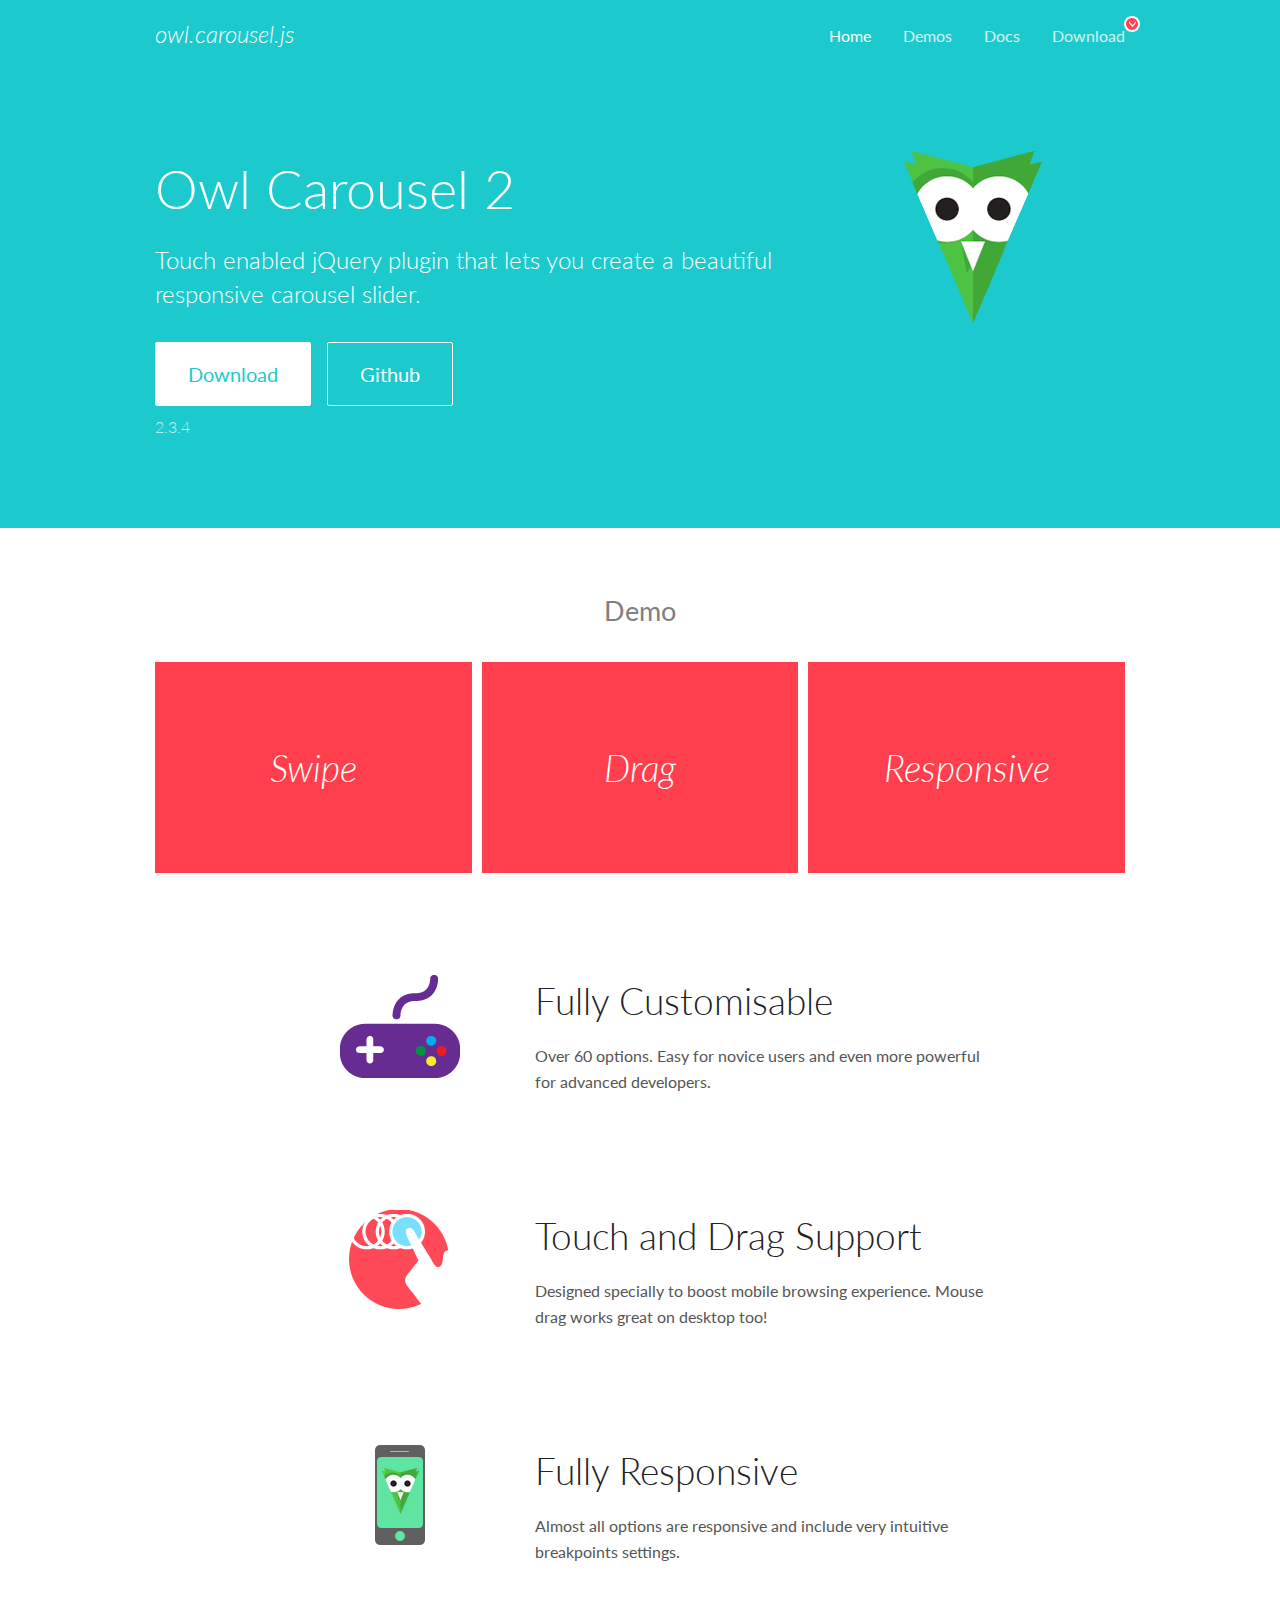
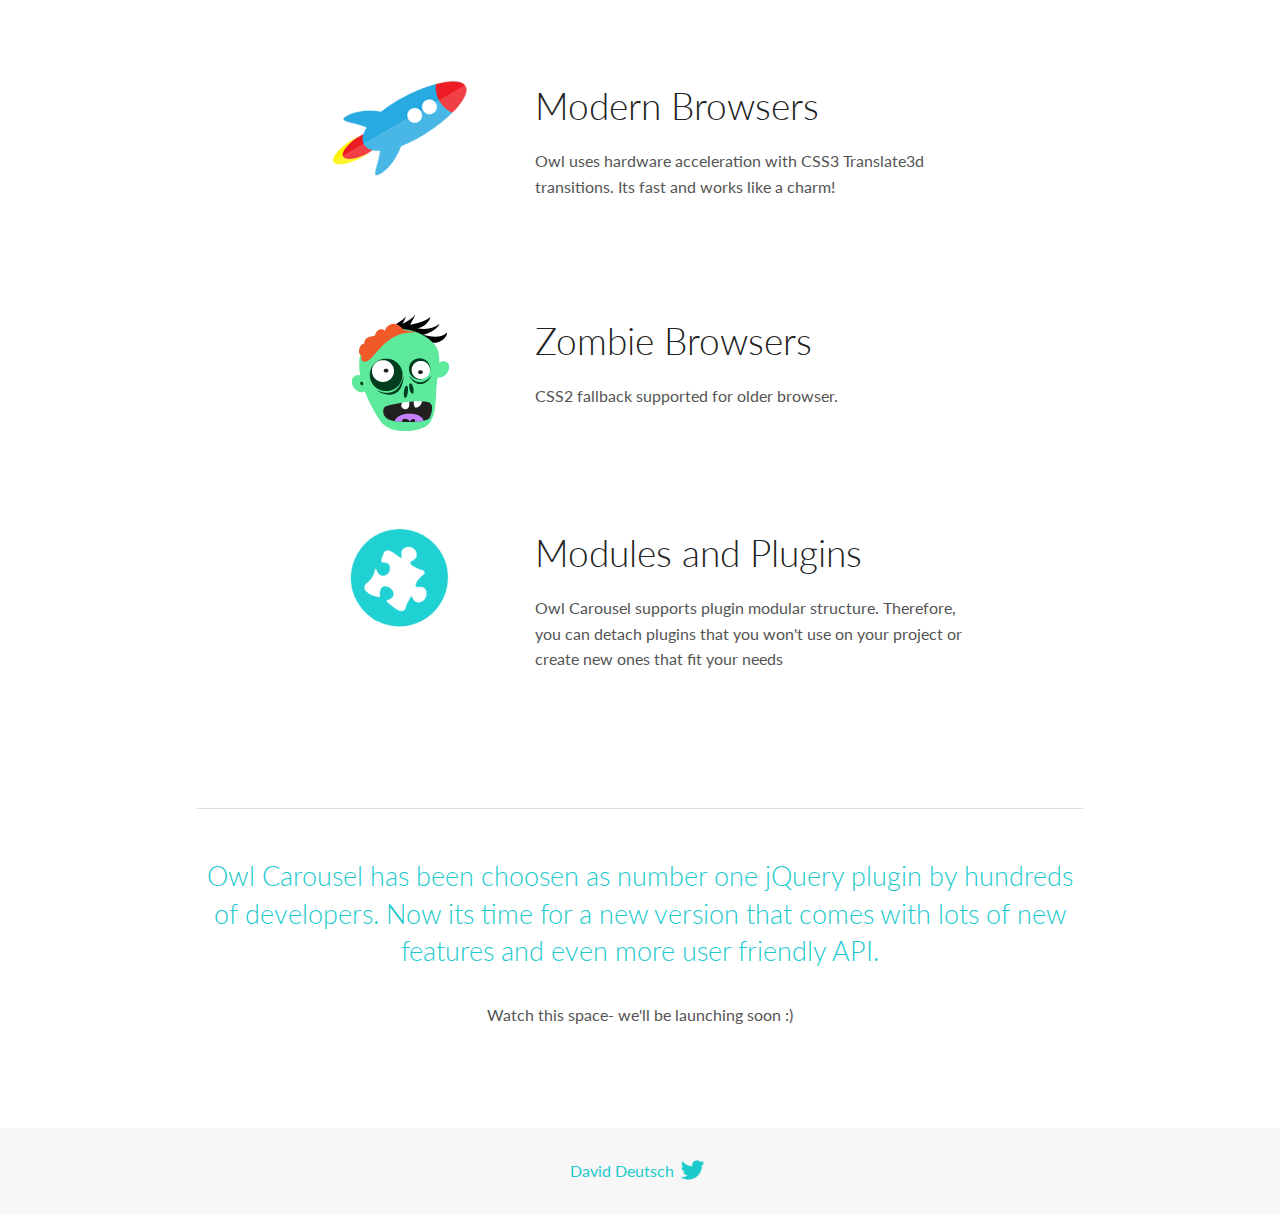
<file: Khoa2_HTML5_CSS3/Assignment_Housing/OwlCarousel2-2.3.4/docs/index.html>
<!DOCTYPE html>
<html lang="en">
  <head>

    <!-- head -->
    <meta charset="utf-8">
    <meta name="msapplication-tap-highlight" content="no" />
    <meta name="viewport" content="width=device-width, initial-scale=1.0" />
    <meta name="description" content="Touch enabled jQuery plugin that lets you create beautiful responsive carousel slider.">
    <meta name="author" content="David Deutsch">
    <title>
      Home | Owl Carousel | 2.3.4
    </title>

    <!-- Stylesheets -->
    <link href='https://fonts.googleapis.com/css?family=Lato:300,400,700,400italic,300italic' rel='stylesheet' type='text/css'>
    <link rel="stylesheet" href="assets/css/docs.theme.min.css">

    <!-- Owl Stylesheets -->
    <link rel="stylesheet" href="assets/owlcarousel/assets/owl.carousel.min.css">
    <link rel="stylesheet" href="assets/owlcarousel/assets/owl.theme.default.min.css">

    <!-- HTML5 shim and Respond.js IE8 support of HTML5 elements and media queries -->

    <!--[if lt IE 9]>
      <script src="https://oss.maxcdn.com/libs/html5shiv/3.7.0/html5shiv.js"></script>
      <script src="https://oss.maxcdn.com/libs/respond.js/1.3.0/respond.min.js"></script>
    <![endif]-->

    <!-- Favicons -->
    <link rel="apple-touch-icon-precomposed" sizes="144x144" href="assets/ico/apple-touch-icon-144-precomposed.png">
    <link rel="shortcut icon" href="assets/ico/favicon.png">
    <link rel="shortcut icon" href="favicon.ico">

    <!-- Yeah i know js should not be in header. Its required for demos.-->

    <!-- javascript -->
    <script src="assets/vendors/jquery.min.js"></script>
    <script src="assets/owlcarousel/owl.carousel.js"></script>
  </head>
  <body>

    <!-- header -->
    <header class="header">
      <div class="row">
        <div class="large-12 columns">
          <div class="brand left">
            <h3>
              <a href="/OwlCarousel2/">owl.carousel.js</a> 
            </h3>
          </div>
          <a id="toggle-nav" class="right">
            <span></span> <span></span> <span></span> 
          </a> 
          <div class="nav-bar">
            <ul class="clearfix">
              <li class="active">
                <a href="/OwlCarousel2/index.html">Home</a> 
              </li>
              <li> <a href="/OwlCarousel2/demos/demos.html">Demos</a>  </li>
              <li> <a href="/OwlCarousel2/docs/started-welcome.html">Docs</a>  </li>
              <li>
                <a href="https://github.com/OwlCarousel2/OwlCarousel2/archive/2.3.4.zip">Download</a> 
                <span class="download"></span> 
              </li>
            </ul>
          </div>
        </div>
      </div>
    </header>

    <!-- home panel -->
    <section id="hero">
      <div class="row">
        <div class="large-8 medium-8 columns">
          <h1>Owl Carousel 2</h1>
          <h4>Touch enabled jQuery plugin that lets you create a beautiful responsive carousel slider.</h4>
          <a href="https://github.com/OwlCarousel2/OwlCarousel2/archive/2.3.4.zip" class="hero-button">Download</a> 
          <a href="https://github.com/OwlCarousel2/OwlCarousel2" class="hero-button outline">Github</a> 
          <p>2.3.4</p>
        </div>
        <div class="large-4 medium-4 columns">
          <img class="owl-logo" src="assets/img/owl-logo.png" alt="mr. Owl">
        </div>
      </div>
    </section>

    <!-- body -->
    <div class="home-demo">
      <div class="row">
        <div class="large-12 columns">
          <h3>Demo</h3>
          <div class="owl-carousel">
            <div class="item">
              <h2>Swipe</h2>
            </div>
            <div class="item">
              <h2>Drag</h2>
            </div>
            <div class="item">
              <h2>Responsive</h2>
            </div>
            <div class="item">
              <h2>CSS3</h2>
            </div>
            <div class="item">
              <h2>Fast</h2>
            </div>
            <div class="item">
              <h2>Easy</h2>
            </div>
            <div class="item">
              <h2>Free</h2>
            </div>
            <div class="item">
              <h2>Upgradable</h2>
            </div>
            <div class="item">
              <h2>Tons of options</h2>
            </div>
            <div class="item">
              <h2>Infinity</h2>
            </div>
            <div class="item">
              <h2>Auto Width</h2>
            </div>
          </div>
        </div>
      </div>
    </div>
    <script>
      var owl = $('.owl-carousel');
      owl.owlCarousel({
        margin: 10,
        loop: true,
        responsive: {
          0: {
            items: 1
          },
          600: {
            items: 2
          },
          1000: {
            items: 3
          }
        }
      })
    </script>

    <!-- features -->
    <div id="features">
      <div class="row">
        <div class="small-12 medium-9 small-centered columns">
          <section class="row feature">
            <div class="medium-4 small-12 columns">
              <img src="assets/img/feature-options.png" alt="">
            </div>
            <div class="medium-8 small-12 columns">
              <h2>Fully Customisable</h2>
              <p>Over 60 options. Easy for novice users and even more powerful for advanced developers.</p>
            </div>
          </section>
          <section class="row feature">
            <div class="medium-4 small-12 columns">
              <img src="assets/img/feature-drag.png" alt="">
            </div>
            <div class="medium-8 small-12 columns">
              <h2>Touch and Drag Support</h2>
              <p>Designed specially to boost mobile browsing experience. Mouse drag works great on desktop too!</p>
            </div>
          </section>
          <section class="row feature">
            <div class="medium-4 small-12 columns">
              <img src="assets/img/feature-responsive.png" alt="">
            </div>
            <div class="medium-8 small-12 columns">
              <h2>Fully Responsive</h2>
              <p>Almost all options are responsive and include very intuitive breakpoints settings.</p>
            </div>
          </section>
          <section class="row feature">
            <div class="medium-4 small-12 columns">
              <img src="assets/img/feature-modern.png" alt="">
            </div>
            <div class="medium-8 small-12 columns">
              <h2>Modern Browsers</h2>
              <p>Owl uses hardware acceleration with CSS3 Translate3d transitions. Its fast and works like a charm! </p>
            </div>
          </section>
          <section class="row feature">
            <div class="medium-4 small-12 columns">
              <img src="assets/img/feature-zombie.png" alt="">
            </div>
            <div class="medium-8 small-12 columns">
              <h2>Zombie Browsers</h2>
              <p>CSS2 fallback supported for older browser.</p>
            </div>
          </section>
          <section class="row feature">
            <div class="medium-4 small-12 columns">
              <img src="assets/img/feature-module.png" alt="">
            </div>
            <div class="medium-8 small-12 columns">
              <h2>Modules and Plugins</h2>
              <p>Owl Carousel supports plugin modular structure. Therefore, you can detach plugins that you won&#x27;t use on your project or create new ones that fit your needs</p>
            </div>
          </section>
        </div>
      </div>
    </div>

    <!-- footer -->
    <section id="teaser-text">
      <div class="row">
        <div class="small-12 medium-11 small-centered columns">
          <hr>
          <h3 id="owl-carousel-has-been-choosen-as-number-one-jquery-plugin-by-hundreds-of-developers-now-its-time-for-a-new-version-that-comes-with-lots-of-new-features-and-even-more-user-friendly-api-">Owl Carousel has been choosen as number one jQuery plugin by hundreds of developers. Now its time for a new version that comes with lots of new features and even more user friendly API.</h3>
          <p>Watch this space- we&#39;ll be launching soon :)</p>
        </div>
      </div>
    </section>

    <!-- footer -->
    <footer class="footer">
      <div class="row">
        <div class="large-12 columns">
          <h5>
            <a href="/OwlCarousel2/docs/support-contact.html">David Deutsch</a> 
            <a id="custom-tweet-button" href="https://twitter.com/share?url=https://github.com/OwlCarousel2/OwlCarousel2&text=Owl Carousel - This is so awesome! " target="_blank"></a> 
          </h5>
        </div>
      </div>
    </footer>

    <!-- vendors -->
    <script src="assets/vendors/highlight.js"></script>
    <script src="assets/js/app.js"></script>
  </body>
</html>
</file>
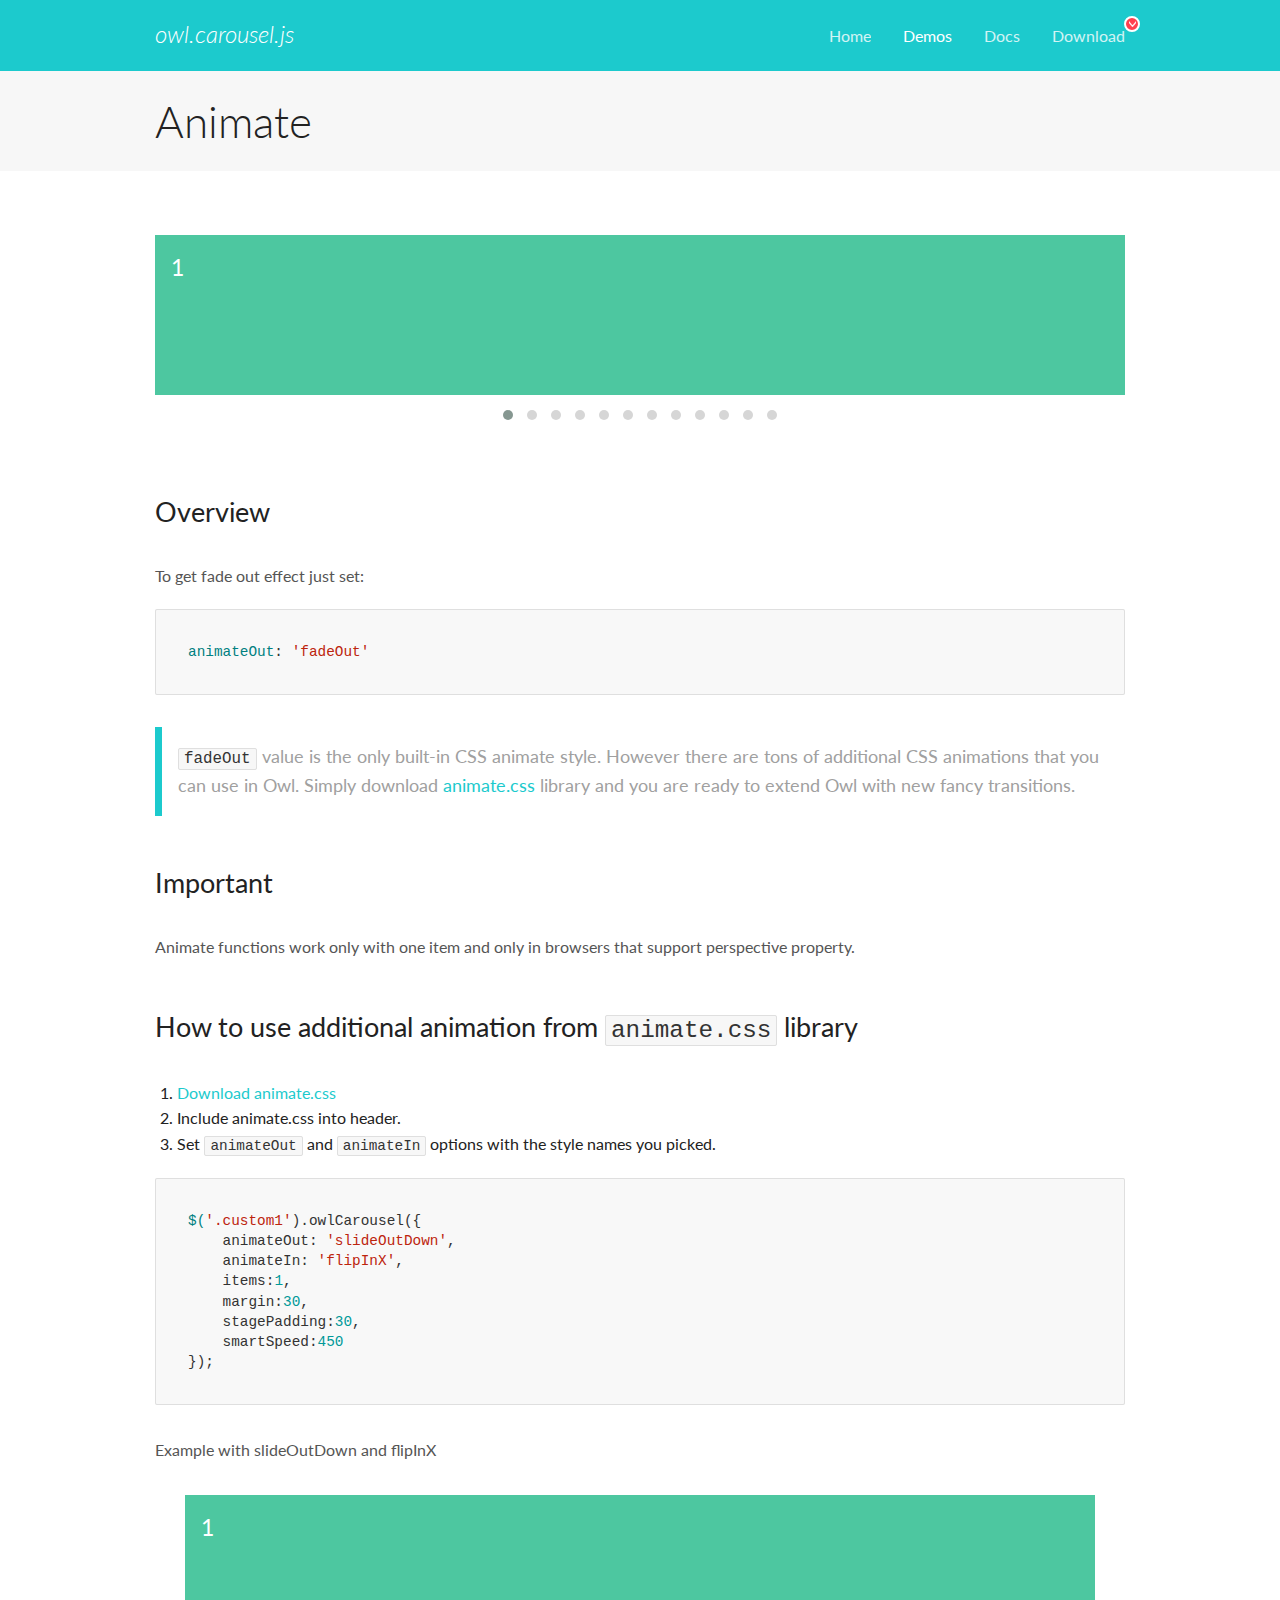
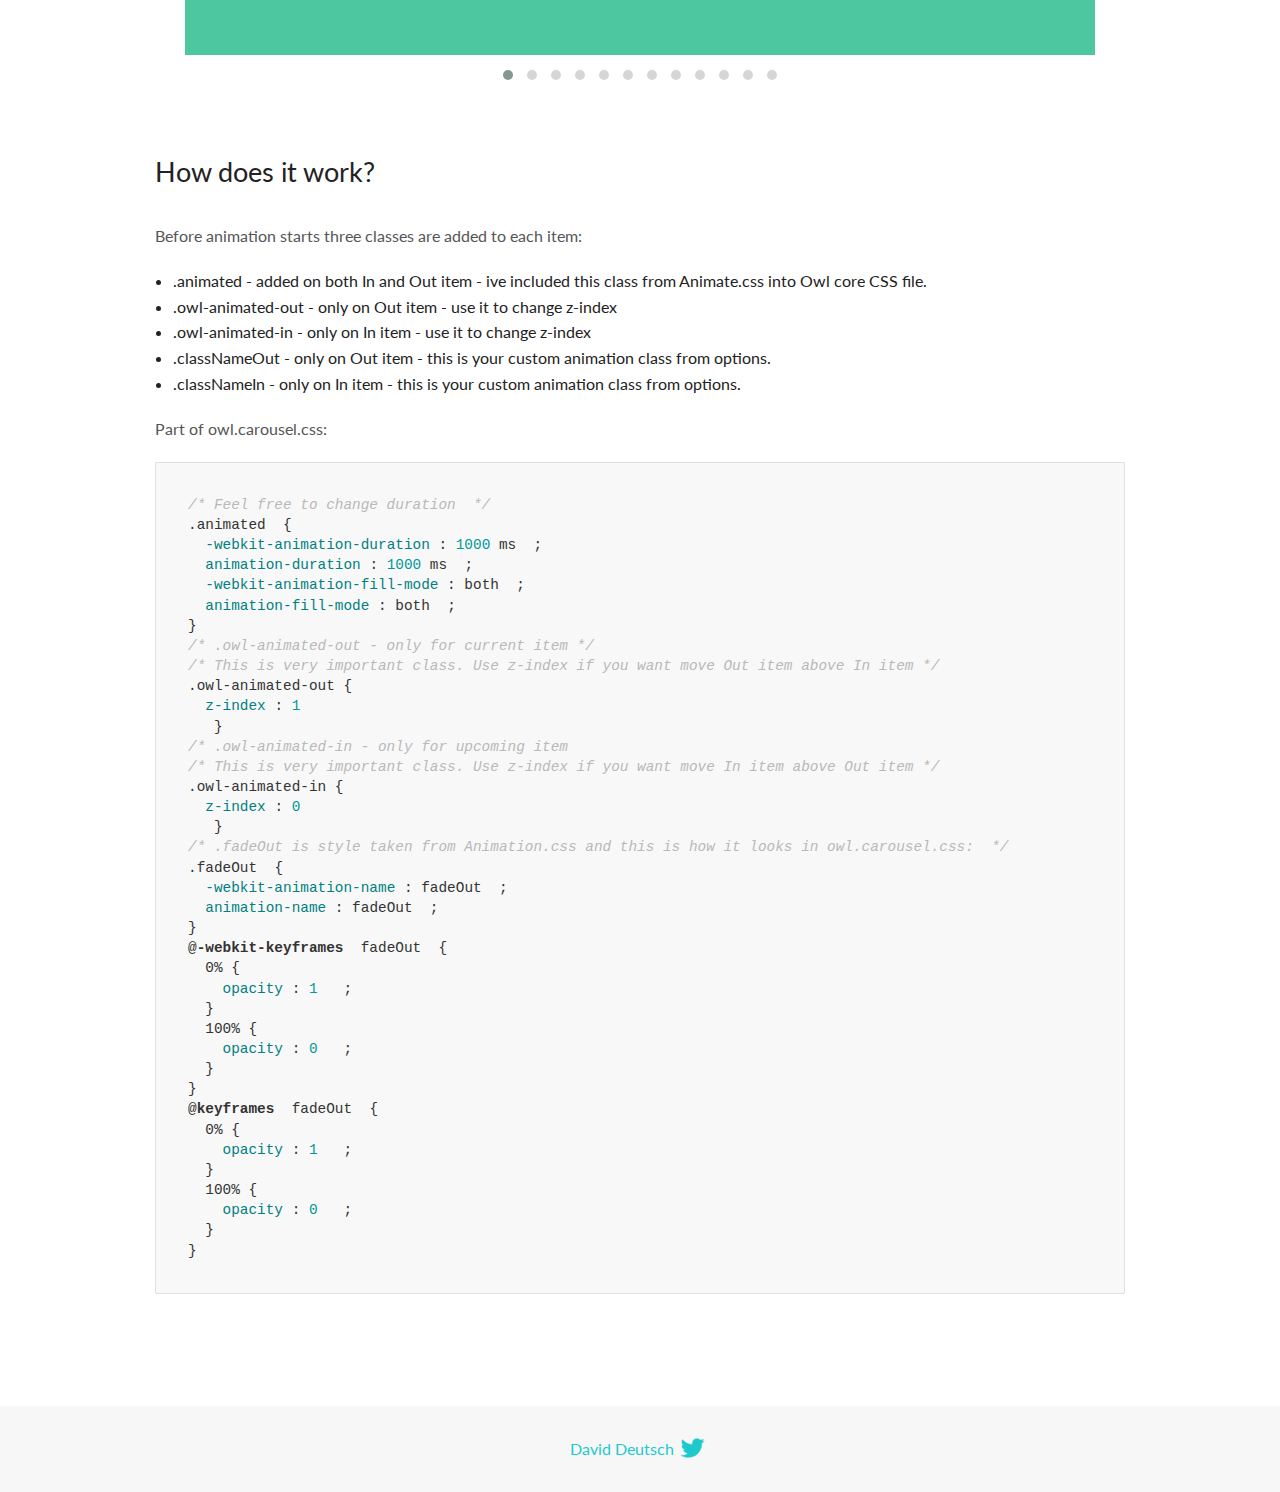
<file: Khoa2_HTML5_CSS3/Assignment_Housing/OwlCarousel2-2.3.4/docs/demos/animate.html>
<!DOCTYPE html>
<html lang="en">
  <head>

    <!-- head -->
    <meta charset="utf-8">
    <meta name="msapplication-tap-highlight" content="no" />
    <meta name="viewport" content="width=device-width, initial-scale=1.0" />
    <meta name="description" content="Animate carousel">
    <meta name="author" content="David Deutsch">
    <title>
      Animate Demo | Owl Carousel | 2.3.4
    </title>

    <!-- Stylesheets -->
    <link href='https://fonts.googleapis.com/css?family=Lato:300,400,700,400italic,300italic' rel='stylesheet' type='text/css'>
    <link rel="stylesheet" href="../assets/css/docs.theme.min.css">

    <!-- Owl Stylesheets -->
    <link rel="stylesheet" href="../assets/owlcarousel/assets/owl.carousel.min.css">
    <link rel="stylesheet" href="../assets/owlcarousel/assets/owl.theme.default.min.css">

    <!-- HTML5 shim and Respond.js IE8 support of HTML5 elements and media queries -->

    <!--[if lt IE 9]>
      <script src="https://oss.maxcdn.com/libs/html5shiv/3.7.0/html5shiv.js"></script>
      <script src="https://oss.maxcdn.com/libs/respond.js/1.3.0/respond.min.js"></script>
    <![endif]-->

    <!-- Favicons -->
    <link rel="apple-touch-icon-precomposed" sizes="144x144" href="../assets/ico/apple-touch-icon-144-precomposed.png">
    <link rel="shortcut icon" href="../assets/ico/favicon.png">
    <link rel="shortcut icon" href="favicon.ico">

    <!-- Yeah i know js should not be in header. Its required for demos.-->

    <!-- javascript -->
    <script src="../assets/vendors/jquery.min.js"></script>
    <script src="../assets/owlcarousel/owl.carousel.js"></script>
  </head>
  <body>

    <!-- header -->
    <header class="header">
      <div class="row">
        <div class="large-12 columns">
          <div class="brand left">
            <h3>
              <a href="/OwlCarousel2/">owl.carousel.js</a> 
            </h3>
          </div>
          <a id="toggle-nav" class="right">
            <span></span> <span></span> <span></span> 
          </a> 
          <div class="nav-bar">
            <ul class="clearfix">
              <li> <a href="/OwlCarousel2/index.html">Home</a>  </li>
              <li class="active">
                <a href="/OwlCarousel2/demos/demos.html">Demos</a> 
              </li>
              <li> <a href="/OwlCarousel2/docs/started-welcome.html">Docs</a>  </li>
              <li>
                <a href="https://github.com/OwlCarousel2/OwlCarousel2/archive/2.3.4.zip">Download</a> 
                <span class="download"></span> 
              </li>
            </ul>
          </div>
        </div>
      </div>
    </header>

    <!-- title -->
    <section class="title">
      <div class="row">
        <div class="large-12 columns">
          <h1>Animate</h1>
        </div>
      </div>
    </section>

    <!--  Demos -->
    <section id="demos">
      <div class="row">
        <div class="large-12 columns">
          <div class="fadeOut owl-carousel owl-theme">
            <div class="item">
              <h4>1</h4>
            </div>
            <div class="item">
              <h4>2</h4>
            </div>
            <div class="item">
              <h4>3</h4>
            </div>
            <div class="item">
              <h4>4</h4>
            </div>
            <div class="item">
              <h4>5</h4>
            </div>
            <div class="item">
              <h4>6</h4>
            </div>
            <div class="item">
              <h4>7</h4>
            </div>
            <div class="item">
              <h4>8</h4>
            </div>
            <div class="item">
              <h4>9</h4>
            </div>
            <div class="item">
              <h4>10</h4>
            </div>
            <div class="item">
              <h4>11</h4>
            </div>
            <div class="item">
              <h4>12</h4>
            </div>
          </div>
          <h3 id="overview">Overview</h3>
          <p>To get fade out effect just set:</p>
          <pre><code>animateOut: &#39;fadeOut&#39;</code></pre>
          <blockquote>
            <p><code>fadeOut</code> value is the only built-in CSS animate style. However there are tons of additional CSS animations that you can use in Owl. Simply download
              <a href="https://daneden.github.io/animate.css/">animate.css</a>  library and you are ready to extend Owl with new fancy transitions.</p>
          </blockquote>
          <h3 id="important">Important</h3>
          <p>Animate functions work only with one item and only in browsers that support perspective property.</p>
          <h3 id="how-to-use-additional-animation-from-animate-css-library">How to use additional animation from <code>animate.css</code> library</h3>
          <ol>
            <li> <a href="https://daneden.github.io/animate.css/">Download animate.css</a>  </li>
            <li>Include animate.css into header.</li>
            <li>Set <code>animateOut</code> and <code>animateIn</code> options with the style names you picked.</li>
          </ol>
          <pre><code>$(&#39;.custom1&#39;).owlCarousel({
    animateOut: &#39;slideOutDown&#39;,
    animateIn: &#39;flipInX&#39;,
    items:1,
    margin:30,
    stagePadding:30,
    smartSpeed:450
});</code></pre>
          <p>Example with slideOutDown and flipInX</p>
          <div class="custom1 owl-carousel owl-theme">
            <div class="item">
              <h4>1</h4>
            </div>
            <div class="item">
              <h4>2</h4>
            </div>
            <div class="item">
              <h4>3</h4>
            </div>
            <div class="item">
              <h4>4</h4>
            </div>
            <div class="item">
              <h4>5</h4>
            </div>
            <div class="item">
              <h4>6</h4>
            </div>
            <div class="item">
              <h4>7</h4>
            </div>
            <div class="item">
              <h4>8</h4>
            </div>
            <div class="item">
              <h4>9</h4>
            </div>
            <div class="item">
              <h4>10</h4>
            </div>
            <div class="item">
              <h4>11</h4>
            </div>
            <div class="item">
              <h4>12</h4>
            </div>
          </div>
          <h3 id="how-does-it-work-">How does it work?</h3>
          <p>Before animation starts three classes are added to each item:</p>
          <ul>
            <li>.animated - added on both In and Out item - ive included this class from Animate.css into Owl core CSS file.</li>
            <li>.owl-animated-out - only on Out item - use it to change z-index</li>
            <li>.owl-animated-in - only on In item - use it to change z-index</li>
            <li>.classNameOut - only on Out item - this is your custom animation class from options.</li>
            <li>.classNameIn - only on In item - this is your custom animation class from options.</li>
          </ul>
          <p>Part of owl.carousel.css:</p>
          <pre><code class="language-css"><span class="comment">/* Feel free to change duration  */</span> 
<span class="class">.animated</span>  <span class="rules">{
  <span class="rule"><span class="attribute">-webkit-animation-duration</span> :<span class="value"> <span class="number">1000</span> ms</span> </span> ;
  <span class="rule"><span class="attribute">animation-duration</span> :<span class="value"> <span class="number">1000</span> ms</span> </span> ;
  <span class="rule"><span class="attribute">-webkit-animation-fill-mode</span> :<span class="value"> both</span> </span> ;
  <span class="rule"><span class="attribute">animation-fill-mode</span> :<span class="value"> both</span> </span> ;
<span class="rule">}</span> </span> 
<span class="comment">/* .owl-animated-out - only for current item */</span> 
<span class="comment">/* This is very important class. Use z-index if you want move Out item above In item */</span> 
<span class="class">.owl-animated-out</span> <span class="rules">{
  <span class="rule"><span class="attribute">z-index</span> :<span class="value"> <span class="number">1</span> 
</span> </span> </span> }
<span class="comment">/* .owl-animated-in - only for upcoming item
/* This is very important class. Use z-index if you want move In item above Out item */</span> 
<span class="class">.owl-animated-in</span> <span class="rules">{
  <span class="rule"><span class="attribute">z-index</span> :<span class="value"> <span class="number">0</span> 
</span> </span> </span> }
<span class="comment">/* .fadeOut is style taken from Animation.css and this is how it looks in owl.carousel.css:  */</span> 
<span class="class">.fadeOut</span>  <span class="rules">{
  <span class="rule"><span class="attribute">-webkit-animation-name</span> :<span class="value"> fadeOut</span> </span> ;
  <span class="rule"><span class="attribute">animation-name</span> :<span class="value"> fadeOut</span> </span> ;
<span class="rule">}</span> </span> 
<span class="at_rule">@<span class="keyword">-webkit-keyframes</span>  fadeOut </span> {
  0% <span class="rules">{
    <span class="rule"><span class="attribute">opacity</span> :<span class="value"> <span class="number">1</span> </span> </span> ;
  <span class="rule">}</span> </span> 
  100% <span class="rules">{
    <span class="rule"><span class="attribute">opacity</span> :<span class="value"> <span class="number">0</span> </span> </span> ;
  <span class="rule">}</span> </span> 
}
<span class="at_rule">@<span class="keyword">keyframes</span>  fadeOut </span> {
  0% <span class="rules">{
    <span class="rule"><span class="attribute">opacity</span> :<span class="value"> <span class="number">1</span> </span> </span> ;
  <span class="rule">}</span> </span> 
  100% <span class="rules">{
    <span class="rule"><span class="attribute">opacity</span> :<span class="value"> <span class="number">0</span> </span> </span> ;
  <span class="rule">}</span> </span> 
}</code></pre>
          <link rel="stylesheet" href="../assets/css/animate.css">
          <script>
            jQuery(document).ready(function($) {
              $('.fadeOut').owlCarousel({
                items: 1,
                animateOut: 'fadeOut',
                loop: true,
                margin: 10,
              });
              $('.custom1').owlCarousel({
                animateOut: 'slideOutDown',
                animateIn: 'flipInX',
                items: 1,
                margin: 30,
                stagePadding: 30,
                smartSpeed: 450
              });
            });
          </script>
        </div>
      </div>
    </section>

    <!-- footer -->
    <footer class="footer">
      <div class="row">
        <div class="large-12 columns">
          <h5>
            <a href="/OwlCarousel2/docs/support-contact.html">David Deutsch</a> 
            <a id="custom-tweet-button" href="https://twitter.com/share?url=https://github.com/OwlCarousel2/OwlCarousel2&text=Owl Carousel - This is so awesome! " target="_blank"></a> 
          </h5>
        </div>
      </div>
    </footer>

    <!-- vendors -->
    <script src="../assets/vendors/highlight.js"></script>
    <script src="../assets/js/app.js"></script>
  </body>
</html>
</file>
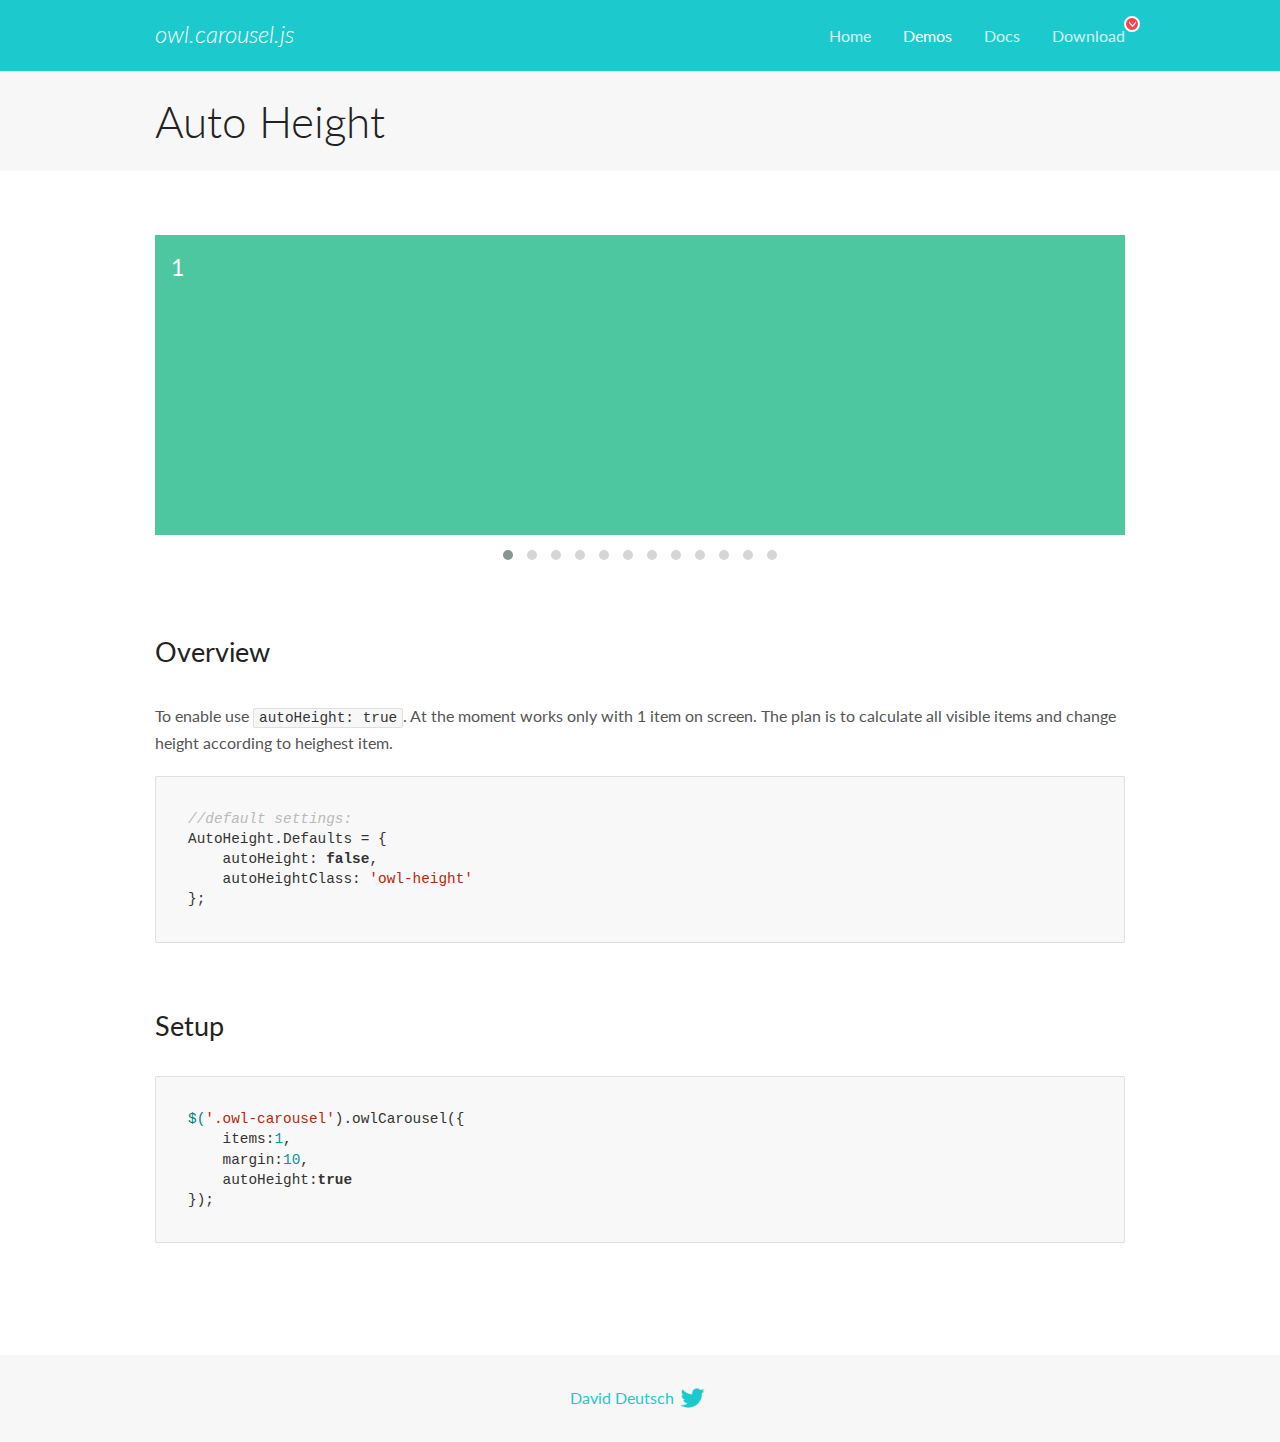
<file: Khoa2_HTML5_CSS3/Assignment_Housing/OwlCarousel2-2.3.4/docs/demos/autoheight.html>
<!DOCTYPE html>
<html lang="en">
  <head>

    <!-- head -->
    <meta charset="utf-8">
    <meta name="msapplication-tap-highlight" content="no" />
    <meta name="viewport" content="width=device-width, initial-scale=1.0" />
    <meta name="description" content="autoHeight usage demo">
    <meta name="author" content="David Deutsch">
    <title>
      Auto Height Demo | Owl Carousel | 2.3.4
    </title>

    <!-- Stylesheets -->
    <link href='https://fonts.googleapis.com/css?family=Lato:300,400,700,400italic,300italic' rel='stylesheet' type='text/css'>
    <link rel="stylesheet" href="../assets/css/docs.theme.min.css">

    <!-- Owl Stylesheets -->
    <link rel="stylesheet" href="../assets/owlcarousel/assets/owl.carousel.min.css">
    <link rel="stylesheet" href="../assets/owlcarousel/assets/owl.theme.default.min.css">

    <!-- HTML5 shim and Respond.js IE8 support of HTML5 elements and media queries -->

    <!--[if lt IE 9]>
      <script src="https://oss.maxcdn.com/libs/html5shiv/3.7.0/html5shiv.js"></script>
      <script src="https://oss.maxcdn.com/libs/respond.js/1.3.0/respond.min.js"></script>
    <![endif]-->

    <!-- Favicons -->
    <link rel="apple-touch-icon-precomposed" sizes="144x144" href="../assets/ico/apple-touch-icon-144-precomposed.png">
    <link rel="shortcut icon" href="../assets/ico/favicon.png">
    <link rel="shortcut icon" href="favicon.ico">

    <!-- Yeah i know js should not be in header. Its required for demos.-->

    <!-- javascript -->
    <script src="../assets/vendors/jquery.min.js"></script>
    <script src="../assets/owlcarousel/owl.carousel.js"></script>
  </head>
  <body>

    <!-- header -->
    <header class="header">
      <div class="row">
        <div class="large-12 columns">
          <div class="brand left">
            <h3>
              <a href="/OwlCarousel2/">owl.carousel.js</a> 
            </h3>
          </div>
          <a id="toggle-nav" class="right">
            <span></span> <span></span> <span></span> 
          </a> 
          <div class="nav-bar">
            <ul class="clearfix">
              <li> <a href="/OwlCarousel2/index.html">Home</a>  </li>
              <li class="active">
                <a href="/OwlCarousel2/demos/demos.html">Demos</a> 
              </li>
              <li> <a href="/OwlCarousel2/docs/started-welcome.html">Docs</a>  </li>
              <li>
                <a href="https://github.com/OwlCarousel2/OwlCarousel2/archive/2.3.4.zip">Download</a> 
                <span class="download"></span> 
              </li>
            </ul>
          </div>
        </div>
      </div>
    </header>

    <!-- title -->
    <section class="title">
      <div class="row">
        <div class="large-12 columns">
          <h1>Auto Height</h1>
        </div>
      </div>
    </section>

    <!--  Demos -->
    <section id="demos">
      <div class="row">
        <div class="large-12 columns">
          <div class="owl-carousel owl-theme">
            <div class="item" style="height:300px">
              <h4>1</h4>
            </div>
            <div class="item" style="height:100px">
              <h4>2</h4>
            </div>
            <div class="item" style="height:500px">
              <h4>3</h4>
            </div>
            <div class="item" style="height:250px">
              <h4>4</h4>
            </div>
            <div class="item" style="height:400px">
              <h4>5</h4>
            </div>
            <div class="item" style="height:500px">
              <h4>6</h4>
            </div>
            <div class="item" style="height:600px">
              <h4>7</h4>
            </div>
            <div class="item" style="height:400px">
              <h4>8</h4>
            </div>
            <div class="item" style="height:300px">
              <h4>9</h4>
            </div>
            <div class="item" style="height:350px">
              <h4>10</h4>
            </div>
            <div class="item" style="height:200px">
              <h4>11</h4>
            </div>
            <div class="item" style="height:150px">
              <h4>12</h4>
            </div>
          </div>
          <h3 id="overview">Overview</h3>
          <p>To enable use <code>autoHeight: true</code>. At the moment works only with 1 item on screen. The plan is to calculate all visible items and change height according to heighest item.</p>
          <pre><code>//default settings:
AutoHeight.Defaults = {
    autoHeight: false,
    autoHeightClass: &#39;owl-height&#39;
};</code></pre>
          <h3 id="setup">Setup</h3>
          <pre><code>$(&#39;.owl-carousel&#39;).owlCarousel({
    items:1,
    margin:10,
    autoHeight:true
});</code></pre>
          <script>
            $(document).ready(function() {
              $('.owl-carousel').owlCarousel({
                items: 1,
                margin: 10,
                autoHeight: true
              });
            })
          </script>
        </div>
      </div>
    </section>

    <!-- footer -->
    <footer class="footer">
      <div class="row">
        <div class="large-12 columns">
          <h5>
            <a href="/OwlCarousel2/docs/support-contact.html">David Deutsch</a> 
            <a id="custom-tweet-button" href="https://twitter.com/share?url=https://github.com/OwlCarousel2/OwlCarousel2&text=Owl Carousel - This is so awesome! " target="_blank"></a> 
          </h5>
        </div>
      </div>
    </footer>

    <!-- vendors -->
    <script src="../assets/vendors/highlight.js"></script>
    <script src="../assets/js/app.js"></script>
  </body>
</html>
</file>
<file: Khoa2_HTML5_CSS3/KFC_HTML5/css/style.css>
/** @format */

body,
html {
    box-sizing: border-box;
    font-family: "Asap", sans-serif;
    margin: 0;
    background-image: url("../img/bg.jpg");
    width: 82%;
    margin: 0 auto;
}

.clear {
    clear: both;
}
.header,
.products,
.banner,
.footer {
    background-color: aliceblue;
}
/* HEADER */
.header {
    font-weight: bold;
}
.header__logo {
    float: left;
    width: 50%;
    display: inline;
}
.header__logo-right {
    float: right;
}
.header__logo-right {
    margin: 20px 40px;
}
.header__logo {
    margin: 20px;
}
.header__navbar {
    height: 60px;
    background-color: rgb(187 175 175);
}
.header__navbar-left {
    float: left;
    width: 50%;
    margin-top: 5px;
}
.header__navbar-left li a {
    color: white;
}
.header__navbar-left li:hover {
    background-color: black;
}
.header__navbar-left li:first-child {
    background-color: black;
}
.header__navbar-left li {
    padding: 20px;
}
.header__navbar-right {
    float: left;
    width: 50%;
    margin-top: 21px;
}
.header__navbar-right p {
    display: inline;
}
.header__navbar-right a {
    float: right;
    margin-right: 20px;
}

.header__navbar ul {
    list-style: none;
    padding: 0;
}
.header__navbar a {
    text-decoration: none;
    display: inline;
    text-transform: uppercase;
    /* margin-right: 15px; */
    color: black;
}
.header__navbar-right a {
    color: red;
}
.header__navbar li {
    display: inline;
    padding-left: 20px;
}
.header__navbar p:first-child {
    color: #828282;
}
.header__navbar p:nth-child(2) {
    margin: 0 50px 0 20px;
}

/* CAROULSE */
.carousel {
    background-image: url("../img/09830872986cd54cb4917baf6479d14c.png");
    height: 500px;
    background-size: cover;
}

/* PRODUCTS */
.products__menu {
    float: left;
    width: 23%;
}
.products__content {
    float: left;
    width: 77%;
}
.products__menu p {
    padding: 30px 20px 0;
    margin: 0;
    font-weight: bold;
    font-size: 20px;
}
.products__menu p:last-child {
    color: red;
}

.product__item {
    width: 28%;
    float: left;
    background-color: #16777215;
    margin-right: 41px;
    border-radius: 10px;
    margin-bottom: 30px;
}

.product__item img {
    width: 100%;
    border-top-left-radius: 10px;
    border-top-right-radius: 10px;
}

.product__item span {
    font-size: 15px;
    font-weight: bold;
}
.product__item h3 {
    padding-left: 20px;
}

.product__item ul {
    /* padding-left: 34px; */
    width: 75%;
}
.product__item p {
    color: #828282;
}
.product__item i {
    text-align: center;
    display: block;
}
.product__button-option {
    float: left;
    width: 50%;
}
.product__button-order {
}
.product__button-order button,
.product__button-option button {
    background-color: red;
    padding: 5px 8px;
    border: 0;
    border-radius: 5px;
    margin-left: 1%;
}
.product__button-option a {
    text-decoration: none;
    color: white;
    text-transform: uppercase;
    font-family: "Asap", sans-serif;
    font-size: 15px;
}
.product__button-order a {
    text-decoration: none;
    color: white;
    text-transform: uppercase;
    font-family: "Asap", sans-serif;
    font-size: 15px;
}
.product__button-option a {
    text-decoration: none;
}

/* BANNER */
.banner {
    float: left;
    width: 100%;
    padding: 50px 0;
}
.banner__left {
    width: 49%;
    background-image: url("../img/55e251880deec0ecc66ec6ad17e10832.png");
    height: 200px;
    float: left;
    background-size: cover;
}
.banner__right {
    width: 49%;
    float: right;
    background-image: url("../img/71705e87d5d8af3ffcd70fafab3548d3.png");
    height: 200px;
    background-size: cover;
}

/* FOOTER */
.footer {
    margin-bottom: 20px;
}
.footer__logo {
    text-align: center;
}

.footer__item {
    float: left;
    width: 20%;
    padding: 50px 0;
}
.footer__item h3 {
    margin: 10px 0;
}
.footer__item p {
    margin: 5px 0;
}
.footer__social img {
    height: 40px;
    padding-left: 10px;
    float: right;
}
.footer__item-email button {
    height: 40px;
    background-color: red;
    color: white;
    font-family: "Asap", sans-serif;
    border-radius: 5px;
}
.footer__item-email input {
    height: 34px;
    width: 130px;
    border: white;
}
</file>
<file: Khoa2_HTML5_CSS3/VUS/css/style.css>
/**
 * /* GLOBAL
 *
 * @format
 */

/* 1(vw, vh) = 1% so với kích thước width của màn hình hiện tại */
/* em: đơn vị thay đổi theo font-size trong thẻ đó
(Đơn vị tương đối) */
* {
  /* Giúp giữ nguyên khoảng cách giữa các thành phần khi dàn layout với float */
  box-sizing: border-box;
}

html,
body {
  font-size: 16px;
  font-family: "Times New Roman", Times, serif;
}
.clear {
  clear: both;
}
.line {
  text-align: center;
}
/* HEADER */
.header__logoImg {
  float: left;
}
.header__slogan {
  float: right;
  margin-right: 100px;
}
.header__navbar ul {
  list-style: none;
  border-top: 1px solid gainsboro;
  border-bottom: 1px solid gainsboro;
  text-align: center;
  padding: 15px 0;
}
.header__navbar li {
  display: inline;
}
.header__navbar li a {
  text-decoration: none;
  text-transform: uppercase;
  color: black;
  font-weight: bold;
  font-size: 1vw;
  margin: 0 0.75em;
}
.header__navbar .active {
  border-bottom: 3px solid red;
}
.header__navbar li a:hover {
  border-bottom: 3px solid red;
}

/* CAROUSEL */
.carousel {
  background-image: url("../img/slider_1.png");
  height: 500px;
  background-size: cover;
  background-position: center center;
}

/* INTRO */
.intro,
.program {
  text-align: center;
}
h2 {
  text-transform: uppercase;
  margin-top: 70px;
  text-align: center;
}

/* PROGRAMS */
.program__item {
  width: 25%;
  float: left;
  padding: 0 10px;
}
.program__item img {
  width: 100%;
}
.program__item h3 {
  color: red;
  margin: 10px 0;
}
.program__item p {
  margin: 0px 0;
}

/* NEWS */
.news {
  margin-bottom: 30px;
}
.news__left {
  float: left;
  width: 50%;
  padding-right: 10px;
}
.news__right {
  float: left;
  width: 50%;
  padding-left: 10px;
}

.news__text img {
  width: 100%;
  /* display: block; */
}
.news__right .news__small-item {
  width: 49%;
  float: left;
  padding-left: 10px;
  padding-bottom: 10px;
}
.news__text {
  position: relative;
}
.news__text p {
  position: absolute;
  bottom: 10px;
  color: white;
  background-color: rgba(0, 0, 0, 0.356);
  width: 100%;
  text-transform: uppercase;
  font-size: 16px;
  padding: 10px;
  margin: 0;
}
.news__left .news__text p {
  font-size: 25px;
}
.news__text hr {
  margin: 0;
  background-color: brown;
  height: 5px;
}

/* FOOTER */
.footer {
  background-color: red;
  padding: 20px 20px 30px;
}
.footer img {
  float: left;
}
.footer p {
  float: right;
  width: 50%;
  text-align: justify;
  margin: 5px 20px 0;
  color: white;
}
</file>
<file: Khoa3_Bootstrap_Reponsive/Instruction_Cyber/css/style.css>
html, body{
    font-family: 'Work Sans', sans-serif;
}
.heading{
    text-align: center;
}
.heading h3{
    color: #FF727C;
    font-size: 3rem;
    font-weight: 700;
}
.heading p{
    font-weight: 500;
    letter-spacing: 2px;
}
.heading--white p{
    color: white;
}
.heading p::after{
    content: '';
    display: block;
    width: 80px;
    height: 3px;
    background-color: black;
    margin: 0 auto;
}
.section{
    padding: 5rem 0;
}
header a{
    color: white;
    transition: all 0.5s;
}
header a:hover{
    color: black;
    text-decoration: none;
}
.header__top{
    background-color: #FF727C;

}
.header__right i{
    height: 30px;
    width: 30px;
    font-size: 14px;
    background-color: black;
    color: white;
    line-height: 30px;
    text-align: center;
    border: 1px solid black;
}
.header__right i:hover{
    background-color: #FF727C;
    border-color: white;
}
.header__navbar .navbar-brand p:first-of-type{
    font-size: 36px;
    color: black;
}
.header__navbar .navbar-brand p:last-of-type{
    font-size: 14px;
    font-weight: 700;
    margin-bottom: 0;
    color: #FF727C;
}
.header__navbar .navbar-brand i{
    transform: skewX(-10deg);
    color: black;
}
#navbarMenu .nav-item{
    margin: 0 10px;

   
}
#navbarMenu .nav-item::after{
    content: "";
    width: 0;
    height: 2px;
    background-color: #FF727C;
    display: block;
    transition: all .5s;
}
#navbarMenu .nav-item:hover::after{
    width: 100%;
    
}
#navbarMenu .nav-link{
    color: black;
    font-weight: bold;
    font-size: 14px;
    letter-spacing: 1px;
    padding-bottom: 2px;
    transition: all 0.5s;
}
#navbarMenu .nav-link:hover{
    color: #FF727C;
}
#navbarMenu .nav-item.active .nav-link{
    color: #FF727C;
}
#navbarMenu .nav-item.active::after{
    content: "";
    width: 100%;
    height: 2px;
    color: #FF727C;
    display: block;
}
#navbarMenu .dropdown .dropdown-menu{
    background-color: rgba(0, 0, 0, 0.2);
}
#navbarMenu .dropdown .dropdown-menu:hover{
    background-color: rgba(0, 0, 0, 0.2);

}
#navbarMenu .dropdown .dropdown-menu .dropdown-item{
    transition: all 0.5s;

}
.dropdown-item:focus, .dropdown-item:hover{
    background-color: transparent;
    color: #FF727C;
}


.header__navbar .navbar-toggler{
    border-radius: 0;
    background-color: black;
    color: #FF727C;
}
.navbar-toggler:focus, .navbar-toggler:hover{
    border-radius: 0;
    outline: none;
    background-color: black;
    color: #FF727C;
}
/* CAROUSEL */
#carouselCaptions .carousel-caption{
    top: 55%;
    left: 50%;
    transform: translate(-50%, -50%);
}
#carouselCaptions .carousel-caption h1{
    font-size: 52px;
}
#carouselCaptions .carousel-caption p{
    letter-spacing: 0.3em;
    line-height: 1.8em;
    width: 70%;
    margin: 0 auto;
    margin-bottom: 25px;
    font-weight: 300;

}
#carouselCaptions .carousel-caption button{
    padding: 11px 20px;
    color: white;
    border: 1px solid white;
    border-radius: 0;
    letter-spacing: 2px;
    font-size: 14px;
    transition: all 0.5s;
}
#carouselCaptions .carousel-caption button:hover{
    background-color: #FF727C;
    border-color: #FF727C;
    border-radius: 0;
    letter-spacing: 2px;
    font-size: 14px;
}

/* WELCOME */
.welcome__content>p{
    text-align: center;
    padding: 3rem 0;
    color: #999;
}
.welcome__content .welcome__item{
    border: 1px solid black;
    padding: 20px;
}
.welcome__content .welcome__item i{
    font-size: 1.7rem;
}
.welcome__content .welcome__item h3{
    color: #FF727C;
    font-weight: 700;
    margin-top: 15px;
}
.welcome__content .welcome__item h4{
    font-weight: bold;
}
.welcome__content .welcome__item p{
    color: #999;
}

/* STATS*/
.stats{
    background-image: url('../img/banner2.jpg');
    background-size: cover;
    background-attachment: fixed;
    background-position: center;

}
.stats .heading p{
    letter-spacing: 3px;
}
.stats__content{
    text-align: center;
    color: white;
    padding-top: 40px;
}
.stats__content .stats__item i{
    font-size: 2.5rem;

}
.stats__content .stats__item h3{
    color: #FF727C;
    font-size: 1.3rem;
    margin: 30px 0 20px;

}
.stats__content .stats__item p{
    font-size: 2.5rem;
    font-weight: 300;
    margin: 30px 0 20px;
    
}

/* OFFER*/
.offer__col{
    padding: 15px;
    margin-top: 20px;
}
.offer__content .offer__item{
    padding: 25px 40px;
    box-shadow: rgba(100, 100, 111, 0.2) 0px 7px 29px 0px;
    text-align: center;
    margin: 15px 0;
}
.offer__content h3{
    font-size: 1rem;
    margin: 20px 0 15px;
    font-weight: 500;
}
.offer__content p{
    font-size: .9rem;
    font-weight: 400;
    line-height: 1.5em;
}
.offer__content .offer__item i{
    font-size: 40px;
    color: #FF727C;
}

/* FEEDBACK */
.feedback{
    background-image: url('../img/banner3.jpg');
    background-size: cover;
    background-position: center;
    background-attachment: fixed;
}
.feedback__content{
    background-color: rgba(0, 0, 0, 0.424);
    box-shadow: rgba(100, 100, 111, 0.2) 0px 7px 29px 0px;
}
.feedback__content .item{
    color: white;
    padding: 1rem;
}
.feedback__content .feedback__top{
    background-color: rgba(0, 0, 0, 0.431);
    border-radius: 5px;
    padding: 1rem;
    position: relative;
}
.feedback__content .feedback__top::after{
    content: '';
    display: block;
    width: 10px;
    height: 10px;
    border-top: 9px solid rgba(0, 0, 0, 0.431);
    border-left: 9px solid transparent;
    border-right: 9px solid transparent;
    position: absolute;
    top: 100%;
    left: 30%;

}
.feedback__content .feedback__bottom{
    display: flex;
    justify-content: center;
    margin: 2rem auto 0;
    width: 55%;
}
.feedback__content .feedback__bottom img{
    width: 28%;
    display: inline-block;
}
.feedback__content .feedback__name p{
    margin: 0;
    margin-left: 10px;
}
.feedback__content .feedback__name p:first-of-type{
    font-weight: bold;
}
.feedback__content .feedback__name p:last-of-type{
    /* font-weight: bold; */
    font-size: 0.9rem;
    color: #FF727C;
}
.feedback__content .owl-theme .owl-dots .owl-dot.active span, .owl-theme .owl-dots .owl-dot:hover span{
    opacity: 1;
}
.feedback .owl-theme .owl-dots .owl-dot span{
    background-color: #FF727C;
    opacity: 0.5;
}
.feedback .owl-theme .owl-dots .owl-dot:focus{
    outline: none;
}

/* NEWS */
.news__content{
    padding: 3rem;
}
.news__content img{
    width: 100%;
    border: 2px solid #999;
}
.news__content a{
    text-decoration: none;
    color: black;
    font-weight: bold;
    transition: all 0.5s;
}
.news__content a:hover{
    color: #FF727C;
}
.news__content h5{
    color: #FF727C;
    font-weight: bold;
    font-size: 1rem;
}
.news__content p{
    color: #999;
    font-size: 0.9rem;
    letter-spacing: 1px;
    line-height: 1.7em;
    
    margin-top: 2em;
}
.news__content .row:first-of-type{
    margin-bottom: 3rem;
}

#newsModal .modal-title{
    color: #FF727C;
    font-weight: bold;
    font-size: 1.5rem;
}
#newsModal .modal-body p{
    color: gray;
    font-size: 14px;
    line-height: 1.8em;
    margin-top: 20px;
}

/* FOOTER */
footer{
    background-color: black;
    color: #999;
    font-size: 14px;
    line-height: 2em;
}
/* .footer__bottom{
    text-align: center;
} */
.footer__top h3{
    color: rgb(255,79,129);
    font-weight: bold;
    font-size: 1.8rem;
    margin:30px 0 20px;
}
.footer__latestNews i,.footer__contact i{
    color: rgb(255,79,129);
    margin-right: 20px;
}
.footer__news--item{
    margin-bottom: 10px;
}
.footer__latestNews a, .footer__contact a{
    color: #999;
    text-decoration: none;
}
.footer__contact i{
    color: white;
    height: 30px;
    width: 30px;
    line-height: 30px;
    text-align: center;
    border: 1px solid white;
    margin-bottom: 20px;
}
.footer__contact--item{
    display: flex;
}
.footer__form{
    margin: 50px 0;
}
.footer__form label{
    color: rgb(255,79,129);
    font-size: 1.5rem;
    font-weight: bold;
}
.footer__form input{
    border: none;
    border-radius: 0;
    padding: 14px;
    height: auto;
    letter-spacing: 1px;
    outline: none;
}

.footer__form button{
    background-color: rgb(255,79,129);
    color: white;
    text-align: center;
    padding: 12px 35px;
    outline: none;
    border-radius: 0;
    margin-left: 20px;
}




/******************** RESPONSIVE ********************/

@media screen and (max-width:1199.98px){
    /* CAROUSEL */
    #carouselCaptions .carousel-item .carousel-caption h1{
        font-size: 4vw;
    }
    #carouselCaptions .carousel-item .carousel-caption p{
        font-size: 1.6vw;
        margin-bottom: 0.5em;
    }
    #carouselCaptions .carousel-caption{
        top: 50%;
        z-index: 0;
    }
    #carouselCaptions .carousel-caption button{
        font-size: 1.5vw;
        padding: 0.8em 1.2em;
    }
    .news__content{
        padding: 0;
    }
}

@media screen and (max-width: 991.98px){
    .header__navbar .navbar-brand p:first-of-type{
        font-size: 3vw;
    }       
    .header__navbar .navbar-brand p:last-of-type{
        font-size: 1.5vw;
    }
}

@media screen and (max-width:767.98px){
    #navbarMenu .navbar-nav{
        background-color: rgb(219, 219, 219);
        text-align: center;
    }
    #navbarMenu .dropdown .dropdown-menu{
        text-align: center;
    }
    .section{
        padding: 35px 0;
    }
    .heading h3{
        font-size: 6vw;
    }
    .heading p{
        font-size: 2.5vw;
    }
}


@media screen and (max-width:575.98px){
    .header__left a{
        display: block;
    }
    .header__right{
        margin-left: 0px;
        display: grid;
        grid-template-columns: repeat(2,1fr);
        gap: 5px;
    }
    .feedback__content .feedback__bottom{
        width: 85%;
    }
    .footer__form button, .footer__form input{
        font-size: 14px;
        padding: 10px;
    }
    
}

@media screen and (max-width:415px){
    #carouselCaptions .carousel-caption{
        top: 44%;
    }
  
}

/* @media screen and (max-width:350px){
    .feedback__content .feedback__bottom{
        width: 85%;
    }
} */

@media screen and (min-width: 768px) and (max-width:992px){
    #navbarMenu .nav-link{
        font-size: 12px;
        padding: 5px;
    }
    #navbarMenu .nav-item{
        margin: 0 5px;

    }
}

@media screen and (min-width: 575px) and (max-width:992px) {
    .feedback__content .feedback__bottom{
        width: 85%;
    }
}
</file>
<file: Khoa5_JS__OOP/Tinh_Tien_Tip/style.css>
body {
    font-family: Roboto;
    background: #8E0E00;
    /* fallback for old browsers */
    background: -webkit-linear-gradient(to left, #8E0E00, #1F1C18);
    /* Chrome 10-25, Safari 5.1-6 */
    background: linear-gradient(to left, #8E0E00, #1F1C18);
    /* W3C, IE 10+/ Edge, Firefox 16+, Chrome 26+, Opera 12+, Safari 7+ */
  }
  
  #container {
    height: 525px;
    width: 360px;
    margin: 100px auto;
    background: #f7f7f7;
    box-shadow: 0 0 3px rgba(0, 0, 0, 0.1);
    border-radius: 20px;
    -webkit-border-radius: 20px;
    -moz-border-radius: 20px;
  }
  
  h1 {
    background: #1F030C;
    color: white;
    margin: 0;
    padding: 10px 100px;
    text-transform: uppercase;
    font-size: 18px;
    font-weight: normal;
    border-top-left-radius: 20px;
    border-top-right-radius: 20px;
  }
  
  p {
    padding-left: 20px;
  }
  
  form input[type="text"] {
    width=90px;
  }
  
  input {
    padding-left: 20px;
  }
  
  #billamt {
    font-size: 14px;
    /*color: #2980b9;*/
    color: #red;
    background-color: #f7f7f7;
    width: 60%;
    padding: 5px 5px 8px 8px;
  }
  
  #billamt:focus {
    background: #fff;
    border: 3px solid #2980b9;
    outline: none;
  }
  
  #peopleamt {
    width: 60%;
    padding: 5px 5px 8px 8px;
    margin-left: 28px;
    color: red;
    background-color: #f7f7f7;
    font-size: 14px;
  }
  
  .dollarSign {
    display: inline;
  }
  
  #serviceQual {
    padding: 13px 13px 20px 20px;
    margin-left: 10px;
    font-size: 25px;
  }
  
  button {
    text-transform: uppercase;
    font-weight: bold;
    display: block;
    margin: 30px auto;
    background: #AD133A;
    border-radius: 5px;
    width: 200px;
    height: 50px;
    font-size: 17px;
    color: white;
  }
  
  button:hover {
    background: #4c2827;
    border-bottom-color: #111;
  }
  
  button:active {
    position: relative;
    top: 1px;
  }
  
  #totalTip {
    font-size: 30px;
    margin-top: 5px;
    text-align: center;
  }
  
  #totalTip:before {
    content: "Tiền tip";
    font-size: 20px;
    font-weight: bold;
    display: block;
    text-transform: uppercase;
  }
  
  #totalTip sup {
    font-size: 20px;
    top: -18px;
  }
  
  #totalTip small {
    font-size: 20px;
    font-weight: bold;
    display: block;
  }
</file>
<file: Khoa5_JS__OOP/Tinh_Tien_Tip/TinhTienTip/style.css>
body {
  font-family: Roboto;
  background: #8E0E00;
  /* fallback for old browsers */
  background: -webkit-linear-gradient(to left, #8E0E00, #1F1C18);
  /* Chrome 10-25, Safari 5.1-6 */
  background: linear-gradient(to left, #8E0E00, #1F1C18);
  /* W3C, IE 10+/ Edge, Firefox 16+, Chrome 26+, Opera 12+, Safari 7+ */
}

#container {
  height: 525px;
  width: 360px;
  margin: 100px auto;
  background: #f7f7f7;
  box-shadow: 0 0 3px rgba(0, 0, 0, 0.1);
  border-radius: 20px;
  -webkit-border-radius: 20px;
  -moz-border-radius: 20px;
}

h1 {
  background: #1F030C;
  color: white;
  margin: 0;
  padding: 10px 100px;
  text-transform: uppercase;
  font-size: 18px;
  font-weight: normal;
  border-top-left-radius: 20px;
  border-top-right-radius: 20px;
}

p {
  padding-left: 20px;
}

form input[type="text"] {
  width=90px;
}

input {
  padding-left: 20px;
}

#billamt {
  font-size: 14px;
  /*color: #2980b9;*/
  color: #red;
  background-color: #f7f7f7;
  width: 60%;
  padding: 5px 5px 8px 8px;
}

#billamt:focus {
  background: #fff;
  border: 3px solid #2980b9;
  outline: none;
}

#peopleamt {
  width: 60%;
  padding: 5px 5px 8px 8px;
  margin-left: 20px;
  color: #red;
  background-color: #f7f7f7;
  font-size: 14px;
}

.dollarSign {
  display: inline;
}

#serviceQual {
  padding: 13px 13px 20px 20px;
  margin-left: 20px;
  font-size: 25px;
}

button {
  text-transform: uppercase;
  font-weight: bold;
  display: block;
  margin: 30px auto;
  background: #AD133A;
  border-radius: 5px;
  width: 200px;
  height: 50px;
  font-size: 17px;
  color: white;
}

button:hover {
  background: #4c2827;
  border-bottom-color: #111;
}

button:active {
  position: relative;
  top: 1px;
}

#totalTip {
  font-size: 30px;
  margin-top: 5px;
  text-align: center;
}

#totalTip:before {
  content: "Tiền tip";
  font-size: 20px;
  font-weight: bold;
  display: block;
  text-transform: uppercase;
}

#totalTip sup {
  font-size: 20px;
  top: -18px;
}

#totalTip small {
  font-size: 20px;
  font-weight: bold;
  display: block;
}
</file>
